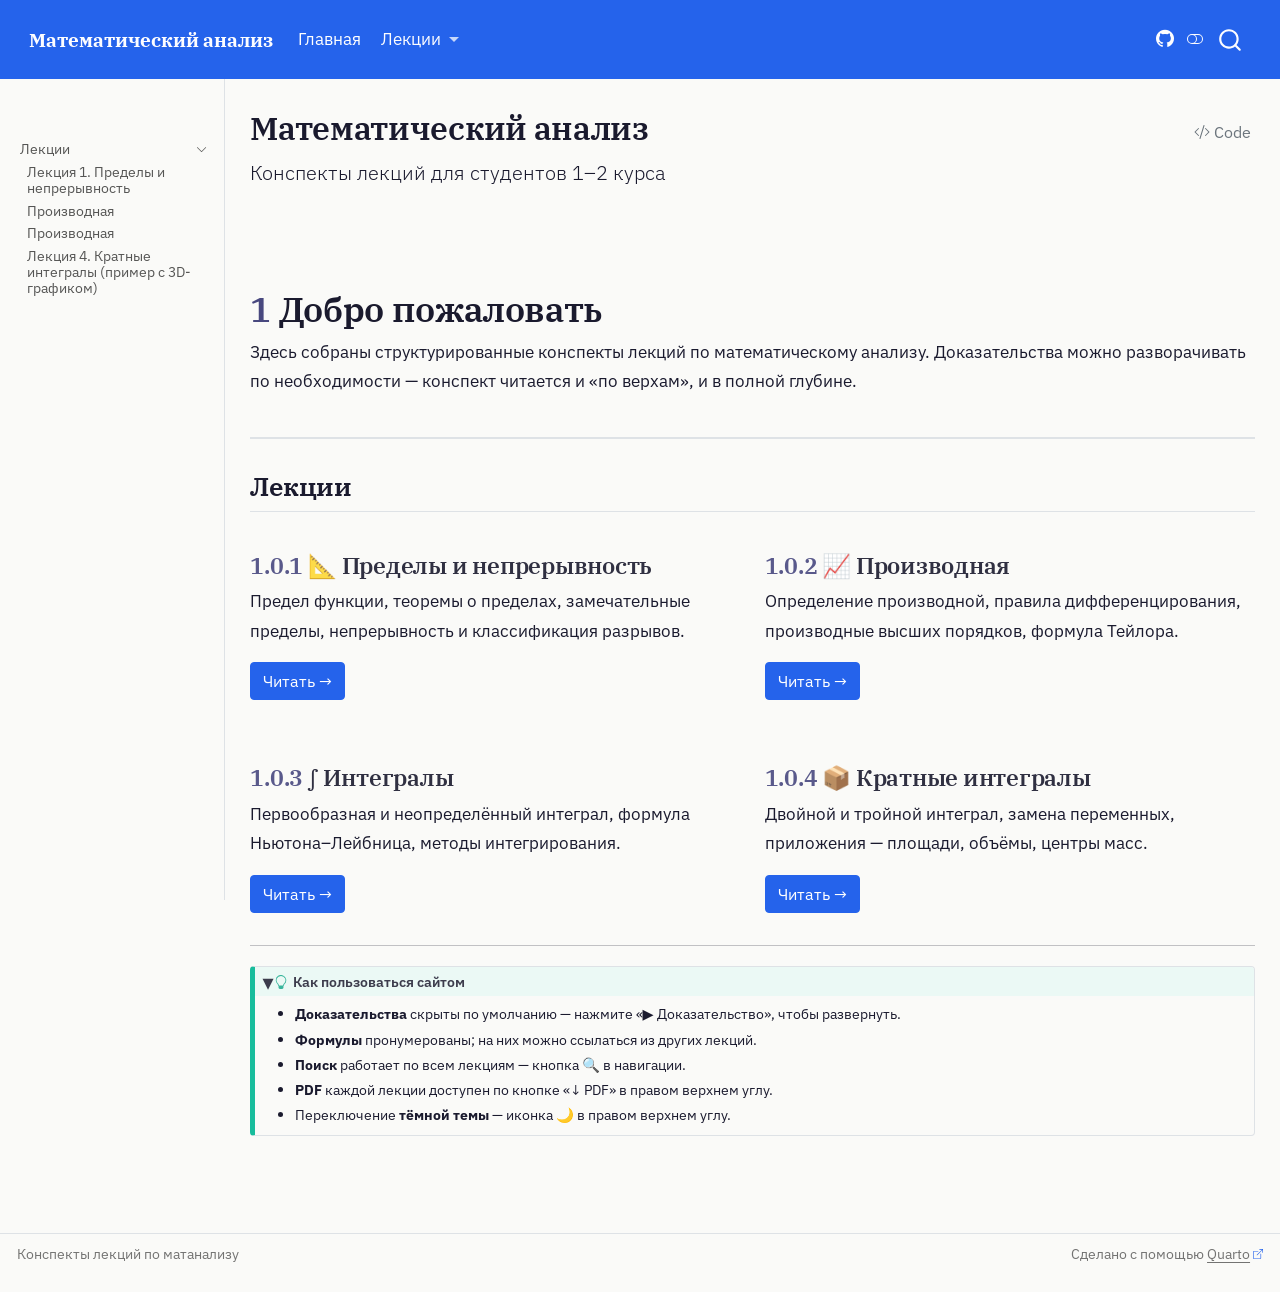
<file: docs/index.html>
<!DOCTYPE html>
<html xmlns="http://www.w3.org/1999/xhtml" lang="en" xml:lang="en"><head>

<meta charset="utf-8">
<meta name="generator" content="quarto-1.9.38">

<meta name="viewport" content="width=device-width, initial-scale=1.0, user-scalable=yes">


<title>Математический анализ</title>
<style>
/* Default styles provided by pandoc.
** See https://pandoc.org/MANUAL.html#variables-for-html for config info.
*/
code{white-space: pre-wrap;}
span.smallcaps{font-variant: small-caps;}
div.columns{display: flex; gap: min(4vw, 1.5em);}
div.column{flex: auto; overflow-x: auto;}
div.hanging-indent{margin-left: 1.5em; text-indent: -1.5em;}
ul.task-list{list-style: none;}
ul.task-list li input[type="checkbox"] {
  width: 0.8em;
  margin: 0 0.8em 0.2em -1em; /* quarto-specific, see https://github.com/quarto-dev/quarto-cli/issues/4556 */ 
  vertical-align: middle;
}
/* CSS for syntax highlighting */
html { -webkit-text-size-adjust: 100%; }
pre > code.sourceCode { white-space: pre; position: relative; }
pre > code.sourceCode > span { display: inline-block; line-height: 1.25; }
pre > code.sourceCode > span:empty { height: 1.2em; }
.sourceCode { overflow: visible; }
code.sourceCode > span { color: inherit; text-decoration: inherit; }
div.sourceCode { margin: 1em 0; }
pre.sourceCode { margin: 0; }
@media screen {
div.sourceCode { overflow: auto; }
}
@media print {
pre > code.sourceCode { white-space: pre-wrap; }
pre > code.sourceCode > span { text-indent: -5em; padding-left: 5em; }
}
pre.numberSource code
  { counter-reset: source-line 0; }
pre.numberSource code > span
  { position: relative; left: -4em; counter-increment: source-line; }
pre.numberSource code > span > a:first-child::before
  { content: counter(source-line);
    position: relative; left: -1em; text-align: right; vertical-align: baseline;
    border: none; display: inline-block;
    -webkit-touch-callout: none; -webkit-user-select: none;
    -khtml-user-select: none; -moz-user-select: none;
    -ms-user-select: none; user-select: none;
    padding: 0 4px; width: 4em;
  }
pre.numberSource { margin-left: 3em;  padding-left: 4px; }
div.sourceCode
  {   }
@media screen {
pre > code.sourceCode > span > a:first-child::before { text-decoration: underline; }
}
</style>


<script src="site_libs/quarto-nav/quarto-nav.js"></script>
<script src="site_libs/quarto-nav/headroom.min.js"></script>
<script src="site_libs/clipboard/clipboard.min.js"></script>
<script src="site_libs/quarto-search/autocomplete.umd.js"></script>
<script src="site_libs/quarto-search/fuse.min.js"></script>
<script src="site_libs/quarto-search/quarto-search.js"></script>
<meta name="quarto:offset" content="./">
<link href="./assets/favicon.ico" rel="icon">
<script src="site_libs/quarto-html/quarto.js" type="module"></script>
<script src="site_libs/quarto-html/tabsets/tabsets.js" type="module"></script>
<script src="site_libs/quarto-html/popper.min.js"></script>
<script src="site_libs/quarto-html/tippy.umd.min.js"></script>
<script src="site_libs/quarto-html/anchor.min.js"></script>
<link href="site_libs/quarto-html/tippy.css" rel="stylesheet">
<link href="site_libs/quarto-html/quarto-syntax-highlighting-15634bcf2e68342d4ad2dfa704d543f6.css" rel="stylesheet" class="quarto-color-scheme" id="quarto-text-highlighting-styles">
<link href="site_libs/quarto-html/quarto-syntax-highlighting-dark-0a6b7249c26820e032cb0bd839ff02b1.css" rel="stylesheet" class="quarto-color-scheme quarto-color-alternate" id="quarto-text-highlighting-styles">
<link href="site_libs/quarto-html/quarto-syntax-highlighting-15634bcf2e68342d4ad2dfa704d543f6.css" rel="stylesheet" class="quarto-color-scheme-extra" id="quarto-text-highlighting-styles">
<script src="site_libs/bootstrap/bootstrap.min.js"></script>
<link href="site_libs/bootstrap/bootstrap-icons.css" rel="stylesheet">
<link href="site_libs/bootstrap/bootstrap-e18648d519a3da7304198147e73419cf.min.css" rel="stylesheet" append-hash="true" class="quarto-color-scheme" id="quarto-bootstrap" data-mode="light">
<link href="site_libs/bootstrap/bootstrap-dark-3f2fc4feabe1280002d7318c28962860.min.css" rel="stylesheet" append-hash="true" class="quarto-color-scheme quarto-color-alternate" id="quarto-bootstrap" data-mode="dark">
<link href="site_libs/bootstrap/bootstrap-e18648d519a3da7304198147e73419cf.min.css" rel="stylesheet" append-hash="true" class="quarto-color-scheme-extra" id="quarto-bootstrap" data-mode="light">
<script id="quarto-search-options" type="application/json">{
  "location": "navbar",
  "copy-button": false,
  "collapse-after": 3,
  "panel-placement": "end",
  "type": "overlay",
  "limit": 50,
  "keyboard-shortcut": [
    "f",
    "/",
    "s"
  ],
  "language": {
    "search-no-results-text": "No results",
    "search-matching-documents-text": "matching documents",
    "search-copy-link-title": "Copy link to search",
    "search-hide-matches-text": "Hide additional matches",
    "search-more-match-text": "more match in this document",
    "search-more-matches-text": "more matches in this document",
    "search-clear-button-title": "Clear",
    "search-text-placeholder": "",
    "search-detached-cancel-button-title": "Cancel",
    "search-submit-button-title": "Submit",
    "search-label": "Search"
  }
}</script>
<style>html{ scroll-behavior: smooth; }</style>


<link rel="stylesheet" href="assets/css/main.css">
</head>

<body class="nav-sidebar docked nav-fixed quarto-light"><script id="quarto-html-before-body" type="application/javascript">
    const toggleBodyColorMode = (bsSheetEl) => {
      const mode = bsSheetEl.getAttribute("data-mode");
      const bodyEl = window.document.querySelector("body");
      if (mode === "dark") {
        bodyEl.classList.add("quarto-dark");
        bodyEl.classList.remove("quarto-light");
      } else {
        bodyEl.classList.add("quarto-light");
        bodyEl.classList.remove("quarto-dark");
      }
    }
    const toggleBodyColorPrimary = () => {
      const bsSheetEl = window.document.querySelector("link#quarto-bootstrap:not([rel=disabled-stylesheet])");
      if (bsSheetEl) {
        toggleBodyColorMode(bsSheetEl);
      }
    }
    const setColorSchemeToggle = (alternate) => {
      const toggles = window.document.querySelectorAll('.quarto-color-scheme-toggle');
      for (let i=0; i < toggles.length; i++) {
        const toggle = toggles[i];
        if (toggle) {
          if (alternate) {
            toggle.classList.add("alternate");
          } else {
            toggle.classList.remove("alternate");
          }
        }
      }
    };
    const toggleColorMode = (alternate) => {
      // Switch the stylesheets
      const primaryStylesheets = window.document.querySelectorAll('link.quarto-color-scheme:not(.quarto-color-alternate)');
      const alternateStylesheets = window.document.querySelectorAll('link.quarto-color-scheme.quarto-color-alternate');
      manageTransitions('#quarto-margin-sidebar .nav-link', false);
      if (alternate) {
        // note: dark is layered on light, we don't disable primary!
        enableStylesheet(alternateStylesheets);
        for (const sheetNode of alternateStylesheets) {
          if (sheetNode.id === "quarto-bootstrap") {
            toggleBodyColorMode(sheetNode);
          }
        }
      } else {
        disableStylesheet(alternateStylesheets);
        enableStylesheet(primaryStylesheets)
        toggleBodyColorPrimary();
      }
      manageTransitions('#quarto-margin-sidebar .nav-link', true);
      // Switch the toggles
      setColorSchemeToggle(alternate)
      // Hack to workaround the fact that safari doesn't
      // properly recolor the scrollbar when toggling (#1455)
      if (navigator.userAgent.indexOf('Safari') > 0 && navigator.userAgent.indexOf('Chrome') == -1) {
        manageTransitions("body", false);
        window.scrollTo(0, 1);
        setTimeout(() => {
          window.scrollTo(0, 0);
          manageTransitions("body", true);
        }, 40);
      }
    }
    const disableStylesheet = (stylesheets) => {
      for (let i=0; i < stylesheets.length; i++) {
        const stylesheet = stylesheets[i];
        stylesheet.rel = 'disabled-stylesheet';
      }
    }
    const enableStylesheet = (stylesheets) => {
      for (let i=0; i < stylesheets.length; i++) {
        const stylesheet = stylesheets[i];
        if(stylesheet.rel !== 'stylesheet') { // for Chrome, which will still FOUC without this check
          stylesheet.rel = 'stylesheet';
        }
      }
    }
    const manageTransitions = (selector, allowTransitions) => {
      const els = window.document.querySelectorAll(selector);
      for (let i=0; i < els.length; i++) {
        const el = els[i];
        if (allowTransitions) {
          el.classList.remove('notransition');
        } else {
          el.classList.add('notransition');
        }
      }
    }
    const isFileUrl = () => {
      return window.location.protocol === 'file:';
    }
    const hasAlternateSentinel = () => {
      let styleSentinel = getColorSchemeSentinel();
      if (styleSentinel !== null) {
        return styleSentinel === "alternate";
      } else {
        return false;
      }
    }
    const setStyleSentinel = (alternate) => {
      const value = alternate ? "alternate" : "default";
      if (!isFileUrl()) {
        window.localStorage.setItem("quarto-color-scheme", value);
      } else {
        localAlternateSentinel = value;
      }
    }
    const getColorSchemeSentinel = () => {
      if (!isFileUrl()) {
        const storageValue = window.localStorage.getItem("quarto-color-scheme");
        return storageValue != null ? storageValue : localAlternateSentinel;
      } else {
        return localAlternateSentinel;
      }
    }
    const toggleGiscusIfUsed = (isAlternate, darkModeDefault) => {
      const baseTheme = document.querySelector('#giscus-base-theme')?.value ?? 'light';
      const alternateTheme = document.querySelector('#giscus-alt-theme')?.value ?? 'dark';
      let newTheme = '';
      if(authorPrefersDark) {
        newTheme = isAlternate ? baseTheme : alternateTheme;
      } else {
        newTheme = isAlternate ? alternateTheme : baseTheme;
      }
      const changeGiscusTheme = () => {
        // From: https://github.com/giscus/giscus/issues/336
        const sendMessage = (message) => {
          const iframe = document.querySelector('iframe.giscus-frame');
          if (!iframe) return;
          iframe.contentWindow.postMessage({ giscus: message }, 'https://giscus.app');
        }
        sendMessage({
          setConfig: {
            theme: newTheme
          }
        });
      }
      const isGiscussLoaded = window.document.querySelector('iframe.giscus-frame') !== null;
      if (isGiscussLoaded) {
        changeGiscusTheme();
      }
    };
    const authorPrefersDark = false;
    const darkModeDefault = authorPrefersDark;
      document.querySelector('link#quarto-text-highlighting-styles.quarto-color-scheme-extra').rel = 'disabled-stylesheet';
      document.querySelector('link#quarto-bootstrap.quarto-color-scheme-extra').rel = 'disabled-stylesheet';
    let localAlternateSentinel = darkModeDefault ? 'alternate' : 'default';
    // Dark / light mode switch
    window.quartoToggleColorScheme = () => {
      // Read the current dark / light value
      let toAlternate = !hasAlternateSentinel();
      toggleColorMode(toAlternate);
      setStyleSentinel(toAlternate);
      toggleGiscusIfUsed(toAlternate, darkModeDefault);
      window.dispatchEvent(new Event('resize'));
    };
    // Switch to dark mode if need be
    if (hasAlternateSentinel()) {
      toggleColorMode(true);
    } else {
      toggleColorMode(false);
    }
  </script>

<div id="quarto-search-results"></div>
  <header id="quarto-header" class="headroom fixed-top">
    <nav class="navbar navbar-expand-lg " data-bs-theme="dark">
      <div class="navbar-container container-fluid">
      <div class="navbar-brand-container mx-auto">
    <a class="navbar-brand" href="./index.html">
    <span class="navbar-title">Математический анализ</span>
    </a>
  </div>
            <div id="quarto-search" class="" title="Search"></div>
          <button class="navbar-toggler" type="button" data-bs-toggle="collapse" data-bs-target="#navbarCollapse" aria-controls="navbarCollapse" role="menu" aria-expanded="false" aria-label="Toggle navigation" onclick="if (window.quartoToggleHeadroom) { window.quartoToggleHeadroom(); }">
  <span class="navbar-toggler-icon"></span>
</button>
          <div class="collapse navbar-collapse" id="navbarCollapse">
            <ul class="navbar-nav navbar-nav-scroll me-auto">
  <li class="nav-item">
    <a class="nav-link active" href="./index.html" aria-current="page"> 
<span class="menu-text">Главная</span></a>
  </li>  
  <li class="nav-item dropdown ">
    <a class="nav-link dropdown-toggle" href="#" id="nav-menu-" role="link" data-bs-toggle="dropdown" aria-expanded="false">
 <span class="menu-text">Лекции</span>
    </a>
    <ul class="dropdown-menu" aria-labelledby="nav-menu-">    
        <li>
    <a class="dropdown-item" href="./lectures/01-limits.html">
 <span class="dropdown-text">1. Пределы и непрерывность</span></a>
  </li>  
        <li>
    <a class="dropdown-item" href="./lectures/02-derivatives.html">
 <span class="dropdown-text">2. Производная</span></a>
  </li>  
        <li>
    <a class="dropdown-item" href="./lectures/03-integrals.html">
 <span class="dropdown-text">3. Интегралы</span></a>
  </li>  
        <li>
    <a class="dropdown-item" href="./lectures/04-multiple-integrals.html">
 <span class="dropdown-text">4. Кратные интегралы</span></a>
  </li>  
    </ul>
  </li>
</ul>
            <ul class="navbar-nav navbar-nav-scroll ms-auto">
  <li class="nav-item compact">
    <a class="nav-link" href="https://github.com/dreamin232/math-lectures"> <i class="bi bi-github" role="img" aria-label="GitHub">
</i> 
<span class="menu-text"></span></a>
  </li>  
</ul>
          </div> <!-- /navcollapse -->
            <div class="quarto-navbar-tools">
  <a href="" class="quarto-color-scheme-toggle quarto-navigation-tool  px-1" onclick="window.quartoToggleColorScheme(); return false;" title="Toggle dark mode"><i class="bi"></i></a>
</div>
      </div> <!-- /container-fluid -->
    </nav>
  <nav class="quarto-secondary-nav">
    <div class="container-fluid d-flex">
      <button type="button" class="quarto-btn-toggle btn" data-bs-toggle="collapse" role="button" data-bs-target=".quarto-sidebar-collapse-item" aria-controls="quarto-sidebar" aria-expanded="false" aria-label="Toggle sidebar navigation" onclick="if (window.quartoToggleHeadroom) { window.quartoToggleHeadroom(); }">
        <i class="bi bi-layout-text-sidebar-reverse"></i>
      </button>
        <nav class="quarto-page-breadcrumbs" aria-label="breadcrumb"><ol class="breadcrumb"><li class="breadcrumb-item">Математический анализ</li></ol></nav>
        <a class="flex-grow-1" role="navigation" data-bs-toggle="collapse" data-bs-target=".quarto-sidebar-collapse-item" aria-controls="quarto-sidebar" aria-expanded="false" aria-label="Toggle sidebar navigation" onclick="if (window.quartoToggleHeadroom) { window.quartoToggleHeadroom(); }">      
        </a>
      <button type="button" class="btn quarto-search-button" aria-label="Search" onclick="window.quartoOpenSearch();">
        <i class="bi bi-search"></i>
      </button>
    </div>
  </nav>
</header>
<!-- content -->
<div id="quarto-content" class="quarto-container page-columns page-rows-contents page-layout-full page-navbar">
<!-- sidebar -->
  <nav id="quarto-sidebar" class="sidebar collapse collapse-horizontal quarto-sidebar-collapse-item sidebar-navigation docked overflow-auto">
        <div class="mt-2 flex-shrink-0 align-items-center">
        <div class="sidebar-search">
        <div id="quarto-search" class="" title="Search"></div>
        </div>
        </div>
    <div class="sidebar-menu-container"> 
    <ul class="list-unstyled mt-1">
        <li class="sidebar-item sidebar-item-section">
      <div class="sidebar-item-container"> 
            <a class="sidebar-item-text sidebar-link text-start" data-bs-toggle="collapse" data-bs-target="#quarto-sidebar-section-1" role="navigation" aria-expanded="true">
 <span class="menu-text">Лекции</span></a>
          <a class="sidebar-item-toggle text-start" data-bs-toggle="collapse" data-bs-target="#quarto-sidebar-section-1" role="navigation" aria-expanded="true" aria-label="Toggle section">
            <i class="bi bi-chevron-right ms-2"></i>
          </a> 
      </div>
      <ul id="quarto-sidebar-section-1" class="collapse list-unstyled sidebar-section depth1 show">  
          <li class="sidebar-item">
  <div class="sidebar-item-container"> 
  <a href="./lectures/01-limits.html" class="sidebar-item-text sidebar-link">
 <span class="menu-text">Лекция 1. Пределы и непрерывность</span></a>
  </div>
</li>
          <li class="sidebar-item">
  <div class="sidebar-item-container"> 
  <a href="./lectures/02-derivatives.html" class="sidebar-item-text sidebar-link">
 <span class="menu-text">Производная</span></a>
  </div>
</li>
          <li class="sidebar-item">
  <div class="sidebar-item-container"> 
  <a href="./lectures/03-integrals.html" class="sidebar-item-text sidebar-link">
 <span class="menu-text">Производная</span></a>
  </div>
</li>
          <li class="sidebar-item">
  <div class="sidebar-item-container"> 
  <a href="./lectures/04-multiple-integrals.html" class="sidebar-item-text sidebar-link">
 <span class="menu-text">Лекция 4. Кратные интегралы (пример с 3D-графиком)</span></a>
  </div>
</li>
      </ul>
  </li>
    </ul>
    </div>
</nav>
<div id="quarto-sidebar-glass" class="quarto-sidebar-collapse-item" data-bs-toggle="collapse" data-bs-target=".quarto-sidebar-collapse-item"></div>
<!-- margin-sidebar -->
    
<!-- main -->
<main class="content column-page-right" id="quarto-document-content">


<header id="title-block-header" class="quarto-title-block default">
<div class="quarto-title">
<div class="quarto-title-block"><div><h1 class="title">Математический анализ</h1><button type="button" class="btn code-tools-button" id="quarto-code-tools-source"><i class="bi"></i> Code</button></div></div>
<p class="subtitle lead">Конспекты лекций для студентов 1–2 курса</p>
</div>



<div class="quarto-title-meta column-page-right">

    
  
    
  </div>
  


</header>


<section id="добро-пожаловать" class="level1 hero-banner" data-number="1">
<h1 data-number="1"><span class="header-section-number">1</span> Добро пожаловать</h1>
<p>Здесь собраны структурированные конспекты лекций по математическому анализу. Доказательства можно разворачивать по необходимости — конспект читается и «по верхам», и в полной глубине.</p>
</section>
<section id="лекции" class="level2 unnumbered">
<h2 class="unnumbered anchored" data-anchor-id="лекции">Лекции</h2>
<div class="grid">
<section id="пределы-и-непрерывность" class="level3 g-col-12 g-col-md-6" data-number="1.0.1">
<h3 data-number="1.0.1" class="anchored" data-anchor-id="пределы-и-непрерывность"><span class="header-section-number">1.0.1</span> 📐 Пределы и непрерывность</h3>
<p>Предел функции, теоремы о пределах, замечательные пределы, непрерывность и классификация разрывов.</p>
<p><a href="./lectures/01-limits.html" class="btn btn-primary">Читать →</a></p>
</section>
<section id="производная" class="level3 g-col-12 g-col-md-6" data-number="1.0.2">
<h3 data-number="1.0.2" class="anchored" data-anchor-id="производная"><span class="header-section-number">1.0.2</span> 📈 Производная</h3>
<p>Определение производной, правила дифференцирования, производные высших порядков, формула Тейлора.</p>
<p><a href="./lectures/02-derivatives.html" class="btn btn-primary">Читать →</a></p>
</section>
<section id="интегралы" class="level3 g-col-12 g-col-md-6" data-number="1.0.3">
<h3 data-number="1.0.3" class="anchored" data-anchor-id="интегралы"><span class="header-section-number">1.0.3</span> ∫ Интегралы</h3>
<p>Первообразная и неопределённый интеграл, формула Ньютона–Лейбница, методы интегрирования.</p>
<p><a href="./lectures/03-integrals.html" class="btn btn-primary">Читать →</a></p>
</section>
<section id="кратные-интегралы" class="level3 g-col-12 g-col-md-6" data-number="1.0.4">
<h3 data-number="1.0.4" class="anchored" data-anchor-id="кратные-интегралы"><span class="header-section-number">1.0.4</span> 📦 Кратные интегралы</h3>
<p>Двойной и тройной интеграл, замена переменных, приложения — площади, объёмы, центры масс.</p>
<p><a href="./lectures/04-multiple-integrals.html" class="btn btn-primary">Читать →</a></p>
</section>
</div>
<hr>
<div class="callout callout-style-default callout-tip callout-titled">
<div class="callout-header d-flex align-content-center">
<div class="callout-icon-container">
<i class="callout-icon"></i>
</div>
<div class="callout-title-container flex-fill">
<span class="screen-reader-only">Tip</span>Как пользоваться сайтом
</div>
</div>
<div class="callout-body-container callout-body">
<ul>
<li><strong>Доказательства</strong> скрыты по умолчанию — нажмите «▶ Доказательство», чтобы развернуть.</li>
<li><strong>Формулы</strong> пронумерованы; на них можно ссылаться из других лекций.</li>
<li><strong>Поиск</strong> работает по всем лекциям — кнопка 🔍 в навигации.</li>
<li><strong>PDF</strong> каждой лекции доступен по кнопке «↓ PDF» в правом верхнем углу.</li>
<li>Переключение <strong>тёмной темы</strong> — иконка 🌙 в правом верхнем углу.</li>
</ul>
</div>
</div>


<!-- -->

</section>

</main> <!-- /main -->
<script id="quarto-html-after-body" type="application/javascript">
  window.document.addEventListener("DOMContentLoaded", function (event) {
    // Ensure there is a toggle, if there isn't float one in the top right
    if (window.document.querySelector('.quarto-color-scheme-toggle') === null) {
      const a = window.document.createElement('a');
      a.classList.add('top-right');
      a.classList.add('quarto-color-scheme-toggle');
      a.href = "";
      a.onclick = function() { try { window.quartoToggleColorScheme(); } catch {} return false; };
      const i = window.document.createElement("i");
      i.classList.add('bi');
      a.appendChild(i);
      window.document.body.appendChild(a);
    }
    setColorSchemeToggle(hasAlternateSentinel())
    const icon = "";
    const anchorJS = new window.AnchorJS();
    anchorJS.options = {
      placement: 'right',
      icon: icon
    };
    anchorJS.add('.anchored');
    const isCodeAnnotation = (el) => {
      for (const clz of el.classList) {
        if (clz.startsWith('code-annotation-')) {                     
          return true;
        }
      }
      return false;
    }
    const onCopySuccess = function(e) {
      // button target
      const button = e.trigger;
      // don't keep focus
      button.blur();
      // flash "checked"
      button.classList.add('code-copy-button-checked');
      var currentTitle = button.getAttribute("title");
      button.setAttribute("title", "Copied!");
      let tooltip;
      if (window.bootstrap) {
        button.setAttribute("data-bs-toggle", "tooltip");
        button.setAttribute("data-bs-placement", "left");
        button.setAttribute("data-bs-title", "Copied!");
        tooltip = new bootstrap.Tooltip(button, 
          { trigger: "manual", 
            customClass: "code-copy-button-tooltip",
            offset: [0, -8]});
        tooltip.show();    
      }
      setTimeout(function() {
        if (tooltip) {
          tooltip.hide();
          button.removeAttribute("data-bs-title");
          button.removeAttribute("data-bs-toggle");
          button.removeAttribute("data-bs-placement");
        }
        button.setAttribute("title", currentTitle);
        button.classList.remove('code-copy-button-checked');
      }, 1000);
      // clear code selection
      e.clearSelection();
    }
    const getTextToCopy = function(trigger) {
      const outerScaffold = trigger.parentElement.cloneNode(true);
      const codeEl = outerScaffold.querySelector('code');
      for (const childEl of codeEl.children) {
        if (isCodeAnnotation(childEl)) {
          childEl.remove();
        }
      }
      return codeEl.innerText;
    }
    const clipboard = new window.ClipboardJS('.code-copy-button:not([data-in-quarto-modal])', {
      text: getTextToCopy
    });
    clipboard.on('success', onCopySuccess);
    if (window.document.getElementById('quarto-embedded-source-code-modal')) {
      const clipboardModal = new window.ClipboardJS('.code-copy-button[data-in-quarto-modal]', {
        text: getTextToCopy,
        container: window.document.getElementById('quarto-embedded-source-code-modal')
      });
      clipboardModal.on('success', onCopySuccess);
    }
    const viewSource = window.document.getElementById('quarto-view-source') ||
                       window.document.getElementById('quarto-code-tools-source');
    if (viewSource) {
      const sourceUrl = viewSource.getAttribute("data-quarto-source-url");
      viewSource.addEventListener("click", function(e) {
        if (sourceUrl) {
          // rstudio viewer pane
          if (/\bcapabilities=\b/.test(window.location)) {
            window.open(sourceUrl);
          } else {
            window.location.href = sourceUrl;
          }
        } else {
          const modal = new bootstrap.Modal(document.getElementById('quarto-embedded-source-code-modal'));
          modal.show();
        }
        return false;
      });
    }
    function toggleCodeHandler(show) {
      return function(e) {
        const detailsSrc = window.document.querySelectorAll(".cell > details > .sourceCode");
        for (let i=0; i<detailsSrc.length; i++) {
          const details = detailsSrc[i].parentElement;
          if (show) {
            details.open = true;
          } else {
            details.removeAttribute("open");
          }
        }
        const cellCodeDivs = window.document.querySelectorAll(".cell > .sourceCode");
        const fromCls = show ? "hidden" : "unhidden";
        const toCls = show ? "unhidden" : "hidden";
        for (let i=0; i<cellCodeDivs.length; i++) {
          const codeDiv = cellCodeDivs[i];
          if (codeDiv.classList.contains(fromCls)) {
            codeDiv.classList.remove(fromCls);
            codeDiv.classList.add(toCls);
          } 
        }
        return false;
      }
    }
    const hideAllCode = window.document.getElementById("quarto-hide-all-code");
    if (hideAllCode) {
      hideAllCode.addEventListener("click", toggleCodeHandler(false));
    }
    const showAllCode = window.document.getElementById("quarto-show-all-code");
    if (showAllCode) {
      showAllCode.addEventListener("click", toggleCodeHandler(true));
    }
      var localhostRegex = new RegExp(/^(?:http|https):\/\/localhost\:?[0-9]*\//);
      var mailtoRegex = new RegExp(/^mailto:/);
        var filterRegex = new RegExp('/' + window.location.host + '/');
      var isInternal = (href) => {
          return filterRegex.test(href) || localhostRegex.test(href) || mailtoRegex.test(href);
      }
      // Inspect non-navigation links and adorn them if external
     var links = window.document.querySelectorAll('a[href]:not(.nav-link):not(.navbar-brand):not(.toc-action):not(.sidebar-link):not(.sidebar-item-toggle):not(.pagination-link):not(.no-external):not([aria-hidden]):not(.dropdown-item):not(.quarto-navigation-tool):not(.about-link)');
      for (var i=0; i<links.length; i++) {
        const link = links[i];
        if (!isInternal(link.href)) {
          // undo the damage that might have been done by quarto-nav.js in the case of
          // links that we want to consider external
          if (link.dataset.originalHref !== undefined) {
            link.href = link.dataset.originalHref;
          }
            // target, if specified
            link.setAttribute("target", "_blank");
            if (link.getAttribute("rel") === null) {
              link.setAttribute("rel", "noopener");
            }
            // default icon
            link.classList.add("external");
        }
      }
    function tippyHover(el, contentFn, onTriggerFn, onUntriggerFn) {
      const config = {
        allowHTML: true,
        maxWidth: 500,
        delay: 100,
        arrow: false,
        appendTo: function(el) {
            return el.parentElement;
        },
        interactive: true,
        interactiveBorder: 10,
        theme: 'quarto',
        placement: 'bottom-start',
      };
      if (contentFn) {
        config.content = contentFn;
      }
      if (onTriggerFn) {
        config.onTrigger = onTriggerFn;
      }
      if (onUntriggerFn) {
        config.onUntrigger = onUntriggerFn;
      }
      window.tippy(el, config); 
    }
    const noterefs = window.document.querySelectorAll('a[role="doc-noteref"]');
    for (var i=0; i<noterefs.length; i++) {
      const ref = noterefs[i];
      tippyHover(ref, function() {
        // use id or data attribute instead here
        let href = ref.getAttribute('data-footnote-href') || ref.getAttribute('href');
        try { href = new URL(href).hash; } catch {}
        const id = href.replace(/^#\/?/, "");
        const note = window.document.getElementById(id);
        if (note) {
          return note.innerHTML;
        } else {
          return "";
        }
      });
    }
    const xrefs = window.document.querySelectorAll('a.quarto-xref');
    const processXRef = (id, note) => {
      // Strip column container classes
      const stripColumnClz = (el) => {
        el.classList.remove("page-full", "page-columns");
        if (el.children) {
          for (const child of el.children) {
            stripColumnClz(child);
          }
        }
      }
      stripColumnClz(note)
      if (id === null || id.startsWith('sec-')) {
        // Special case sections, only their first couple elements
        const container = document.createElement("div");
        if (note.children && note.children.length > 2) {
          container.appendChild(note.children[0].cloneNode(true));
          for (let i = 1; i < note.children.length; i++) {
            const child = note.children[i];
            if (child.tagName === "P" && child.innerText === "") {
              continue;
            } else {
              container.appendChild(child.cloneNode(true));
              break;
            }
          }
          if (window.Quarto?.typesetMath) {
            window.Quarto.typesetMath(container);
          }
          return container.innerHTML
        } else {
          if (window.Quarto?.typesetMath) {
            window.Quarto.typesetMath(note);
          }
          return note.innerHTML;
        }
      } else {
        // Remove any anchor links if they are present
        const anchorLink = note.querySelector('a.anchorjs-link');
        if (anchorLink) {
          anchorLink.remove();
        }
        if (window.Quarto?.typesetMath) {
          window.Quarto.typesetMath(note);
        }
        if (note.classList.contains("callout")) {
          return note.outerHTML;
        } else {
          return note.innerHTML;
        }
      }
    }
    for (var i=0; i<xrefs.length; i++) {
      const xref = xrefs[i];
      tippyHover(xref, undefined, function(instance) {
        instance.disable();
        let url = xref.getAttribute('href');
        let hash = undefined; 
        if (url.startsWith('#')) {
          hash = url;
        } else {
          try { hash = new URL(url).hash; } catch {}
        }
        if (hash) {
          const id = hash.replace(/^#\/?/, "");
          const note = window.document.getElementById(id);
          if (note !== null) {
            try {
              const html = processXRef(id, note.cloneNode(true));
              instance.setContent(html);
            } finally {
              instance.enable();
              instance.show();
            }
          } else {
            // See if we can fetch this
            fetch(url.split('#')[0])
            .then(res => res.text())
            .then(html => {
              const parser = new DOMParser();
              const htmlDoc = parser.parseFromString(html, "text/html");
              const note = htmlDoc.getElementById(id);
              if (note !== null) {
                const html = processXRef(id, note);
                instance.setContent(html);
              } 
            }).finally(() => {
              instance.enable();
              instance.show();
            });
          }
        } else {
          // See if we can fetch a full url (with no hash to target)
          // This is a special case and we should probably do some content thinning / targeting
          fetch(url)
          .then(res => res.text())
          .then(html => {
            const parser = new DOMParser();
            const htmlDoc = parser.parseFromString(html, "text/html");
            const note = htmlDoc.querySelector('main.content');
            if (note !== null) {
              // This should only happen for chapter cross references
              // (since there is no id in the URL)
              // remove the first header
              if (note.children.length > 0 && note.children[0].tagName === "HEADER") {
                note.children[0].remove();
              }
              const html = processXRef(null, note);
              instance.setContent(html);
            } 
          }).finally(() => {
            instance.enable();
            instance.show();
          });
        }
      }, function(instance) {
      });
    }
        let selectedAnnoteEl;
        const selectorForAnnotation = ( cell, annotation) => {
          let cellAttr = 'data-code-cell="' + cell + '"';
          let lineAttr = 'data-code-annotation="' +  annotation + '"';
          const selector = 'span[' + cellAttr + '][' + lineAttr + ']';
          return selector;
        }
        const selectCodeLines = (annoteEl) => {
          const doc = window.document;
          const targetCell = annoteEl.getAttribute("data-target-cell");
          const targetAnnotation = annoteEl.getAttribute("data-target-annotation");
          const annoteSpan = window.document.querySelector(selectorForAnnotation(targetCell, targetAnnotation));
          const lines = annoteSpan.getAttribute("data-code-lines").split(",");
          const lineIds = lines.map((line) => {
            return targetCell + "-" + line;
          })
          let top = null;
          let height = null;
          let parent = null;
          if (lineIds.length > 0) {
              //compute the position of the single el (top and bottom and make a div)
              const el = window.document.getElementById(lineIds[0]);
              top = el.offsetTop;
              height = el.offsetHeight;
              parent = el.parentElement.parentElement;
            if (lineIds.length > 1) {
              const lastEl = window.document.getElementById(lineIds[lineIds.length - 1]);
              const bottom = lastEl.offsetTop + lastEl.offsetHeight;
              height = bottom - top;
            }
            if (top !== null && height !== null && parent !== null) {
              // cook up a div (if necessary) and position it 
              let div = window.document.getElementById("code-annotation-line-highlight");
              if (div === null) {
                div = window.document.createElement("div");
                div.setAttribute("id", "code-annotation-line-highlight");
                div.style.position = 'absolute';
                parent.appendChild(div);
              }
              div.style.top = top - 2 + "px";
              div.style.height = height + 4 + "px";
              div.style.left = 0;
              let gutterDiv = window.document.getElementById("code-annotation-line-highlight-gutter");
              if (gutterDiv === null) {
                gutterDiv = window.document.createElement("div");
                gutterDiv.setAttribute("id", "code-annotation-line-highlight-gutter");
                gutterDiv.style.position = 'absolute';
                const codeCell = window.document.getElementById(targetCell);
                const gutter = codeCell.querySelector('.code-annotation-gutter');
                gutter.appendChild(gutterDiv);
              }
              gutterDiv.style.top = top - 2 + "px";
              gutterDiv.style.height = height + 4 + "px";
            }
            selectedAnnoteEl = annoteEl;
          }
        };
        const unselectCodeLines = () => {
          const elementsIds = ["code-annotation-line-highlight", "code-annotation-line-highlight-gutter"];
          elementsIds.forEach((elId) => {
            const div = window.document.getElementById(elId);
            if (div) {
              div.remove();
            }
          });
          selectedAnnoteEl = undefined;
        };
          // Handle positioning of the toggle
      window.addEventListener(
        "resize",
        throttle(() => {
          elRect = undefined;
          if (selectedAnnoteEl) {
            selectCodeLines(selectedAnnoteEl);
          }
        }, 10)
      );
      function throttle(fn, ms) {
      let throttle = false;
      let timer;
        return (...args) => {
          if(!throttle) { // first call gets through
              fn.apply(this, args);
              throttle = true;
          } else { // all the others get throttled
              if(timer) clearTimeout(timer); // cancel #2
              timer = setTimeout(() => {
                fn.apply(this, args);
                timer = throttle = false;
              }, ms);
          }
        };
      }
        // Attach click handler to the DT
        const annoteDls = window.document.querySelectorAll('dt[data-target-cell]');
        for (const annoteDlNode of annoteDls) {
          annoteDlNode.addEventListener('click', (event) => {
            const clickedEl = event.target;
            if (clickedEl !== selectedAnnoteEl) {
              unselectCodeLines();
              const activeEl = window.document.querySelector('dt[data-target-cell].code-annotation-active');
              if (activeEl) {
                activeEl.classList.remove('code-annotation-active');
              }
              selectCodeLines(clickedEl);
              clickedEl.classList.add('code-annotation-active');
            } else {
              // Unselect the line
              unselectCodeLines();
              clickedEl.classList.remove('code-annotation-active');
            }
          });
        }
    const findCites = (el) => {
      const parentEl = el.parentElement;
      if (parentEl) {
        const cites = parentEl.dataset.cites;
        if (cites) {
          return {
            el,
            cites: cites.split(' ')
          };
        } else {
          return findCites(el.parentElement)
        }
      } else {
        return undefined;
      }
    };
    var bibliorefs = window.document.querySelectorAll('a[role="doc-biblioref"]');
    for (var i=0; i<bibliorefs.length; i++) {
      const ref = bibliorefs[i];
      const citeInfo = findCites(ref);
      if (citeInfo) {
        tippyHover(citeInfo.el, function() {
          var popup = window.document.createElement('div');
          citeInfo.cites.forEach(function(cite) {
            var citeDiv = window.document.createElement('div');
            citeDiv.classList.add('hanging-indent');
            citeDiv.classList.add('csl-entry');
            var biblioDiv = window.document.getElementById('ref-' + cite);
            if (biblioDiv) {
              citeDiv.innerHTML = biblioDiv.innerHTML;
            }
            popup.appendChild(citeDiv);
          });
          return popup.innerHTML;
        });
      }
    }
  });
  </script><div class="modal fade" id="quarto-embedded-source-code-modal" tabindex="-1" aria-labelledby="quarto-embedded-source-code-modal-label" aria-hidden="true"><div class="modal-dialog modal-dialog-scrollable"><div class="modal-content"><div class="modal-header"><h5 class="modal-title" id="quarto-embedded-source-code-modal-label">Source Code</h5><button class="btn-close" data-bs-dismiss="modal"></button></div><div class="modal-body"><div class="">
<div class="code-copy-outer-scaffold"><div class="sourceCode" id="cb1" data-shortcodes="false"><pre class="sourceCode markdown code-with-copy"><code class="sourceCode markdown"><span id="cb1-1"><a href="#cb1-1" aria-hidden="true" tabindex="-1"></a><span class="co">---</span></span>
<span id="cb1-2"><a href="#cb1-2" aria-hidden="true" tabindex="-1"></a><span class="an">title:</span><span class="co"> "Математический анализ"</span></span>
<span id="cb1-3"><a href="#cb1-3" aria-hidden="true" tabindex="-1"></a><span class="an">subtitle:</span><span class="co"> "Конспекты лекций для студентов 1–2 курса"</span></span>
<span id="cb1-4"><a href="#cb1-4" aria-hidden="true" tabindex="-1"></a><span class="an">page-layout:</span><span class="co"> full</span></span>
<span id="cb1-5"><a href="#cb1-5" aria-hidden="true" tabindex="-1"></a><span class="an">toc:</span><span class="co"> false</span></span>
<span id="cb1-6"><a href="#cb1-6" aria-hidden="true" tabindex="-1"></a><span class="co">---</span></span>
<span id="cb1-7"><a href="#cb1-7" aria-hidden="true" tabindex="-1"></a></span>
<span id="cb1-8"><a href="#cb1-8" aria-hidden="true" tabindex="-1"></a>::: {.hero-banner}</span>
<span id="cb1-9"><a href="#cb1-9" aria-hidden="true" tabindex="-1"></a><span class="fu"># Добро пожаловать</span></span>
<span id="cb1-10"><a href="#cb1-10" aria-hidden="true" tabindex="-1"></a></span>
<span id="cb1-11"><a href="#cb1-11" aria-hidden="true" tabindex="-1"></a>Здесь собраны структурированные конспекты лекций по математическому анализу.</span>
<span id="cb1-12"><a href="#cb1-12" aria-hidden="true" tabindex="-1"></a>Доказательства можно разворачивать по необходимости — конспект читается</span>
<span id="cb1-13"><a href="#cb1-13" aria-hidden="true" tabindex="-1"></a>и «по верхам», и в полной глубине.</span>
<span id="cb1-14"><a href="#cb1-14" aria-hidden="true" tabindex="-1"></a>:::</span>
<span id="cb1-15"><a href="#cb1-15" aria-hidden="true" tabindex="-1"></a></span>
<span id="cb1-16"><a href="#cb1-16" aria-hidden="true" tabindex="-1"></a><span class="fu">## Лекции {.unnumbered}</span></span>
<span id="cb1-17"><a href="#cb1-17" aria-hidden="true" tabindex="-1"></a></span>
<span id="cb1-18"><a href="#cb1-18" aria-hidden="true" tabindex="-1"></a>::: {.grid}</span>
<span id="cb1-19"><a href="#cb1-19" aria-hidden="true" tabindex="-1"></a></span>
<span id="cb1-20"><a href="#cb1-20" aria-hidden="true" tabindex="-1"></a>::: {.g-col-12 .g-col-md-6}</span>
<span id="cb1-21"><a href="#cb1-21" aria-hidden="true" tabindex="-1"></a><span class="fu">### 📐 Пределы и непрерывность</span></span>
<span id="cb1-22"><a href="#cb1-22" aria-hidden="true" tabindex="-1"></a>Предел функции, теоремы о пределах, замечательные пределы,</span>
<span id="cb1-23"><a href="#cb1-23" aria-hidden="true" tabindex="-1"></a>непрерывность и классификация разрывов.</span>
<span id="cb1-24"><a href="#cb1-24" aria-hidden="true" tabindex="-1"></a></span>
<span id="cb1-25"><a href="#cb1-25" aria-hidden="true" tabindex="-1"></a><span class="co">[</span><span class="ot">Читать →</span><span class="co">](lectures/01-limits.qmd)</span>{.btn .btn-primary}</span>
<span id="cb1-26"><a href="#cb1-26" aria-hidden="true" tabindex="-1"></a>:::</span>
<span id="cb1-27"><a href="#cb1-27" aria-hidden="true" tabindex="-1"></a></span>
<span id="cb1-28"><a href="#cb1-28" aria-hidden="true" tabindex="-1"></a>::: {.g-col-12 .g-col-md-6}</span>
<span id="cb1-29"><a href="#cb1-29" aria-hidden="true" tabindex="-1"></a><span class="fu">### 📈 Производная</span></span>
<span id="cb1-30"><a href="#cb1-30" aria-hidden="true" tabindex="-1"></a>Определение производной, правила дифференцирования, производные</span>
<span id="cb1-31"><a href="#cb1-31" aria-hidden="true" tabindex="-1"></a>высших порядков, формула Тейлора.</span>
<span id="cb1-32"><a href="#cb1-32" aria-hidden="true" tabindex="-1"></a></span>
<span id="cb1-33"><a href="#cb1-33" aria-hidden="true" tabindex="-1"></a><span class="co">[</span><span class="ot">Читать →</span><span class="co">](lectures/02-derivatives.qmd)</span>{.btn .btn-primary}</span>
<span id="cb1-34"><a href="#cb1-34" aria-hidden="true" tabindex="-1"></a>:::</span>
<span id="cb1-35"><a href="#cb1-35" aria-hidden="true" tabindex="-1"></a></span>
<span id="cb1-36"><a href="#cb1-36" aria-hidden="true" tabindex="-1"></a>::: {.g-col-12 .g-col-md-6}</span>
<span id="cb1-37"><a href="#cb1-37" aria-hidden="true" tabindex="-1"></a><span class="fu">### ∫ Интегралы</span></span>
<span id="cb1-38"><a href="#cb1-38" aria-hidden="true" tabindex="-1"></a>Первообразная и неопределённый интеграл, формула Ньютона–Лейбница,</span>
<span id="cb1-39"><a href="#cb1-39" aria-hidden="true" tabindex="-1"></a>методы интегрирования.</span>
<span id="cb1-40"><a href="#cb1-40" aria-hidden="true" tabindex="-1"></a></span>
<span id="cb1-41"><a href="#cb1-41" aria-hidden="true" tabindex="-1"></a><span class="co">[</span><span class="ot">Читать →</span><span class="co">](lectures/03-integrals.qmd)</span>{.btn .btn-primary}</span>
<span id="cb1-42"><a href="#cb1-42" aria-hidden="true" tabindex="-1"></a>:::</span>
<span id="cb1-43"><a href="#cb1-43" aria-hidden="true" tabindex="-1"></a></span>
<span id="cb1-44"><a href="#cb1-44" aria-hidden="true" tabindex="-1"></a>::: {.g-col-12 .g-col-md-6}</span>
<span id="cb1-45"><a href="#cb1-45" aria-hidden="true" tabindex="-1"></a><span class="fu">### 📦 Кратные интегралы</span></span>
<span id="cb1-46"><a href="#cb1-46" aria-hidden="true" tabindex="-1"></a>Двойной и тройной интеграл, замена переменных, приложения —</span>
<span id="cb1-47"><a href="#cb1-47" aria-hidden="true" tabindex="-1"></a>площади, объёмы, центры масс.</span>
<span id="cb1-48"><a href="#cb1-48" aria-hidden="true" tabindex="-1"></a></span>
<span id="cb1-49"><a href="#cb1-49" aria-hidden="true" tabindex="-1"></a><span class="co">[</span><span class="ot">Читать →</span><span class="co">](lectures/04-multiple-integrals.qmd)</span>{.btn .btn-primary}</span>
<span id="cb1-50"><a href="#cb1-50" aria-hidden="true" tabindex="-1"></a>:::</span>
<span id="cb1-51"><a href="#cb1-51" aria-hidden="true" tabindex="-1"></a></span>
<span id="cb1-52"><a href="#cb1-52" aria-hidden="true" tabindex="-1"></a>:::</span>
<span id="cb1-53"><a href="#cb1-53" aria-hidden="true" tabindex="-1"></a></span>
<span id="cb1-54"><a href="#cb1-54" aria-hidden="true" tabindex="-1"></a>---</span>
<span id="cb1-55"><a href="#cb1-55" aria-hidden="true" tabindex="-1"></a></span>
<span id="cb1-56"><a href="#cb1-56" aria-hidden="true" tabindex="-1"></a>::: {.callout-tip}</span>
<span id="cb1-57"><a href="#cb1-57" aria-hidden="true" tabindex="-1"></a><span class="fu">## Как пользоваться сайтом</span></span>
<span id="cb1-58"><a href="#cb1-58" aria-hidden="true" tabindex="-1"></a><span class="ss">- </span>**Доказательства** скрыты по умолчанию — нажмите «▶ Доказательство», чтобы развернуть.</span>
<span id="cb1-59"><a href="#cb1-59" aria-hidden="true" tabindex="-1"></a><span class="ss">- </span>**Формулы** пронумерованы; на них можно ссылаться из других лекций.</span>
<span id="cb1-60"><a href="#cb1-60" aria-hidden="true" tabindex="-1"></a><span class="ss">- </span>**Поиск** работает по всем лекциям — кнопка 🔍 в навигации.</span>
<span id="cb1-61"><a href="#cb1-61" aria-hidden="true" tabindex="-1"></a><span class="ss">- </span>**PDF** каждой лекции доступен по кнопке «↓ PDF» в правом верхнем углу.</span>
<span id="cb1-62"><a href="#cb1-62" aria-hidden="true" tabindex="-1"></a><span class="ss">- </span>Переключение **тёмной темы** — иконка 🌙 в правом верхнем углу.</span>
<span id="cb1-63"><a href="#cb1-63" aria-hidden="true" tabindex="-1"></a>:::</span></code></pre></div><button title="Copy to Clipboard" class="code-copy-button" data-in-quarto-modal=""><i class="bi"></i></button></div>
</div></div></div></div></div>
</div> <!-- /content -->
<footer class="footer">
  <div class="nav-footer">
    <div class="nav-footer-left">
<p>Конспекты лекций по матанализу</p>
</div>   
    <div class="nav-footer-center">
      &nbsp;
    </div>
    <div class="nav-footer-right">
<p>Сделано с помощью <a href="https://quarto.org">Quarto</a></p>
</div>
  </div>
</footer>




<script src="site_libs/quarto-html/zenscroll-min.js"></script>
</body></html>
</file>
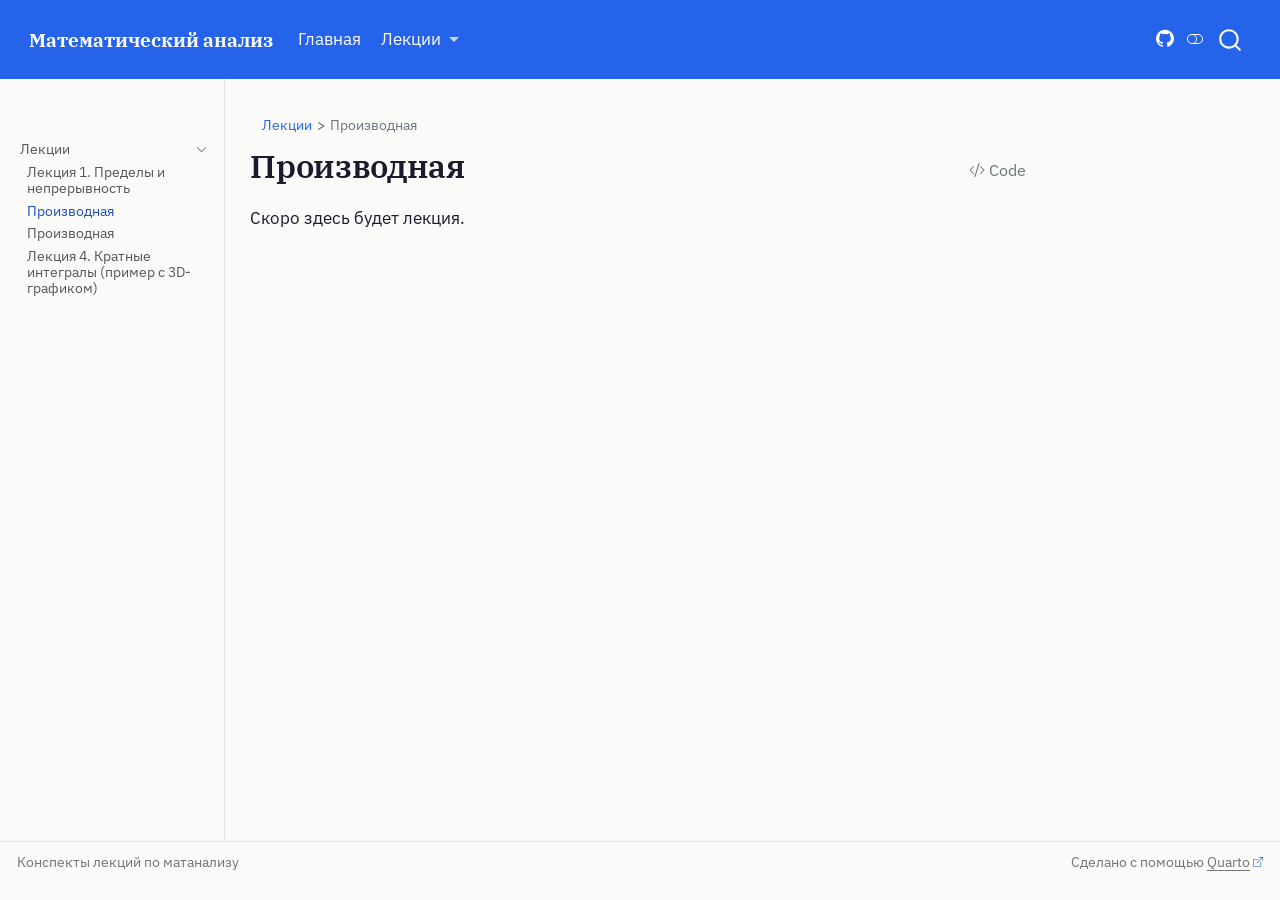
<file: docs/lectures/02-derivatives.html>
<!DOCTYPE html>
<html xmlns="http://www.w3.org/1999/xhtml" lang="en" xml:lang="en"><head>

<meta charset="utf-8">
<meta name="generator" content="quarto-1.9.38">

<meta name="viewport" content="width=device-width, initial-scale=1.0, user-scalable=yes">


<title>Производная – Математический анализ</title>
<style>
/* Default styles provided by pandoc.
** See https://pandoc.org/MANUAL.html#variables-for-html for config info.
*/
code{white-space: pre-wrap;}
span.smallcaps{font-variant: small-caps;}
div.columns{display: flex; gap: min(4vw, 1.5em);}
div.column{flex: auto; overflow-x: auto;}
div.hanging-indent{margin-left: 1.5em; text-indent: -1.5em;}
ul.task-list{list-style: none;}
ul.task-list li input[type="checkbox"] {
  width: 0.8em;
  margin: 0 0.8em 0.2em -1em; /* quarto-specific, see https://github.com/quarto-dev/quarto-cli/issues/4556 */ 
  vertical-align: middle;
}
/* CSS for syntax highlighting */
html { -webkit-text-size-adjust: 100%; }
pre > code.sourceCode { white-space: pre; position: relative; }
pre > code.sourceCode > span { display: inline-block; line-height: 1.25; }
pre > code.sourceCode > span:empty { height: 1.2em; }
.sourceCode { overflow: visible; }
code.sourceCode > span { color: inherit; text-decoration: inherit; }
div.sourceCode { margin: 1em 0; }
pre.sourceCode { margin: 0; }
@media screen {
div.sourceCode { overflow: auto; }
}
@media print {
pre > code.sourceCode { white-space: pre-wrap; }
pre > code.sourceCode > span { text-indent: -5em; padding-left: 5em; }
}
pre.numberSource code
  { counter-reset: source-line 0; }
pre.numberSource code > span
  { position: relative; left: -4em; counter-increment: source-line; }
pre.numberSource code > span > a:first-child::before
  { content: counter(source-line);
    position: relative; left: -1em; text-align: right; vertical-align: baseline;
    border: none; display: inline-block;
    -webkit-touch-callout: none; -webkit-user-select: none;
    -khtml-user-select: none; -moz-user-select: none;
    -ms-user-select: none; user-select: none;
    padding: 0 4px; width: 4em;
  }
pre.numberSource { margin-left: 3em;  padding-left: 4px; }
div.sourceCode
  {   }
@media screen {
pre > code.sourceCode > span > a:first-child::before { text-decoration: underline; }
}
</style>


<script src="../site_libs/quarto-nav/quarto-nav.js"></script>
<script src="../site_libs/quarto-nav/headroom.min.js"></script>
<script src="../site_libs/clipboard/clipboard.min.js"></script>
<script src="../site_libs/quarto-search/autocomplete.umd.js"></script>
<script src="../site_libs/quarto-search/fuse.min.js"></script>
<script src="../site_libs/quarto-search/quarto-search.js"></script>
<meta name="quarto:offset" content="../">
<link href="../assets/favicon.ico" rel="icon">
<script src="../site_libs/quarto-html/quarto.js" type="module"></script>
<script src="../site_libs/quarto-html/tabsets/tabsets.js" type="module"></script>
<script src="../site_libs/quarto-html/popper.min.js"></script>
<script src="../site_libs/quarto-html/tippy.umd.min.js"></script>
<script src="../site_libs/quarto-html/anchor.min.js"></script>
<link href="../site_libs/quarto-html/tippy.css" rel="stylesheet">
<link href="../site_libs/quarto-html/quarto-syntax-highlighting-15634bcf2e68342d4ad2dfa704d543f6.css" rel="stylesheet" class="quarto-color-scheme" id="quarto-text-highlighting-styles">
<link href="../site_libs/quarto-html/quarto-syntax-highlighting-dark-0a6b7249c26820e032cb0bd839ff02b1.css" rel="stylesheet" class="quarto-color-scheme quarto-color-alternate" id="quarto-text-highlighting-styles">
<link href="../site_libs/quarto-html/quarto-syntax-highlighting-15634bcf2e68342d4ad2dfa704d543f6.css" rel="stylesheet" class="quarto-color-scheme-extra" id="quarto-text-highlighting-styles">
<script src="../site_libs/bootstrap/bootstrap.min.js"></script>
<link href="../site_libs/bootstrap/bootstrap-icons.css" rel="stylesheet">
<link href="../site_libs/bootstrap/bootstrap-e18648d519a3da7304198147e73419cf.min.css" rel="stylesheet" append-hash="true" class="quarto-color-scheme" id="quarto-bootstrap" data-mode="light">
<link href="../site_libs/bootstrap/bootstrap-dark-3f2fc4feabe1280002d7318c28962860.min.css" rel="stylesheet" append-hash="true" class="quarto-color-scheme quarto-color-alternate" id="quarto-bootstrap" data-mode="dark">
<link href="../site_libs/bootstrap/bootstrap-e18648d519a3da7304198147e73419cf.min.css" rel="stylesheet" append-hash="true" class="quarto-color-scheme-extra" id="quarto-bootstrap" data-mode="light">
<script id="quarto-search-options" type="application/json">{
  "location": "navbar",
  "copy-button": false,
  "collapse-after": 3,
  "panel-placement": "end",
  "type": "overlay",
  "limit": 50,
  "keyboard-shortcut": [
    "f",
    "/",
    "s"
  ],
  "language": {
    "search-no-results-text": "No results",
    "search-matching-documents-text": "matching documents",
    "search-copy-link-title": "Copy link to search",
    "search-hide-matches-text": "Hide additional matches",
    "search-more-match-text": "more match in this document",
    "search-more-matches-text": "more matches in this document",
    "search-clear-button-title": "Clear",
    "search-text-placeholder": "",
    "search-detached-cancel-button-title": "Cancel",
    "search-submit-button-title": "Submit",
    "search-label": "Search"
  }
}</script>
<style>html{ scroll-behavior: smooth; }</style>


<link rel="stylesheet" href="../assets/css/main.css">
</head>

<body class="nav-sidebar docked nav-fixed quarto-light"><script id="quarto-html-before-body" type="application/javascript">
    const toggleBodyColorMode = (bsSheetEl) => {
      const mode = bsSheetEl.getAttribute("data-mode");
      const bodyEl = window.document.querySelector("body");
      if (mode === "dark") {
        bodyEl.classList.add("quarto-dark");
        bodyEl.classList.remove("quarto-light");
      } else {
        bodyEl.classList.add("quarto-light");
        bodyEl.classList.remove("quarto-dark");
      }
    }
    const toggleBodyColorPrimary = () => {
      const bsSheetEl = window.document.querySelector("link#quarto-bootstrap:not([rel=disabled-stylesheet])");
      if (bsSheetEl) {
        toggleBodyColorMode(bsSheetEl);
      }
    }
    const setColorSchemeToggle = (alternate) => {
      const toggles = window.document.querySelectorAll('.quarto-color-scheme-toggle');
      for (let i=0; i < toggles.length; i++) {
        const toggle = toggles[i];
        if (toggle) {
          if (alternate) {
            toggle.classList.add("alternate");
          } else {
            toggle.classList.remove("alternate");
          }
        }
      }
    };
    const toggleColorMode = (alternate) => {
      // Switch the stylesheets
      const primaryStylesheets = window.document.querySelectorAll('link.quarto-color-scheme:not(.quarto-color-alternate)');
      const alternateStylesheets = window.document.querySelectorAll('link.quarto-color-scheme.quarto-color-alternate');
      manageTransitions('#quarto-margin-sidebar .nav-link', false);
      if (alternate) {
        // note: dark is layered on light, we don't disable primary!
        enableStylesheet(alternateStylesheets);
        for (const sheetNode of alternateStylesheets) {
          if (sheetNode.id === "quarto-bootstrap") {
            toggleBodyColorMode(sheetNode);
          }
        }
      } else {
        disableStylesheet(alternateStylesheets);
        enableStylesheet(primaryStylesheets)
        toggleBodyColorPrimary();
      }
      manageTransitions('#quarto-margin-sidebar .nav-link', true);
      // Switch the toggles
      setColorSchemeToggle(alternate)
      // Hack to workaround the fact that safari doesn't
      // properly recolor the scrollbar when toggling (#1455)
      if (navigator.userAgent.indexOf('Safari') > 0 && navigator.userAgent.indexOf('Chrome') == -1) {
        manageTransitions("body", false);
        window.scrollTo(0, 1);
        setTimeout(() => {
          window.scrollTo(0, 0);
          manageTransitions("body", true);
        }, 40);
      }
    }
    const disableStylesheet = (stylesheets) => {
      for (let i=0; i < stylesheets.length; i++) {
        const stylesheet = stylesheets[i];
        stylesheet.rel = 'disabled-stylesheet';
      }
    }
    const enableStylesheet = (stylesheets) => {
      for (let i=0; i < stylesheets.length; i++) {
        const stylesheet = stylesheets[i];
        if(stylesheet.rel !== 'stylesheet') { // for Chrome, which will still FOUC without this check
          stylesheet.rel = 'stylesheet';
        }
      }
    }
    const manageTransitions = (selector, allowTransitions) => {
      const els = window.document.querySelectorAll(selector);
      for (let i=0; i < els.length; i++) {
        const el = els[i];
        if (allowTransitions) {
          el.classList.remove('notransition');
        } else {
          el.classList.add('notransition');
        }
      }
    }
    const isFileUrl = () => {
      return window.location.protocol === 'file:';
    }
    const hasAlternateSentinel = () => {
      let styleSentinel = getColorSchemeSentinel();
      if (styleSentinel !== null) {
        return styleSentinel === "alternate";
      } else {
        return false;
      }
    }
    const setStyleSentinel = (alternate) => {
      const value = alternate ? "alternate" : "default";
      if (!isFileUrl()) {
        window.localStorage.setItem("quarto-color-scheme", value);
      } else {
        localAlternateSentinel = value;
      }
    }
    const getColorSchemeSentinel = () => {
      if (!isFileUrl()) {
        const storageValue = window.localStorage.getItem("quarto-color-scheme");
        return storageValue != null ? storageValue : localAlternateSentinel;
      } else {
        return localAlternateSentinel;
      }
    }
    const toggleGiscusIfUsed = (isAlternate, darkModeDefault) => {
      const baseTheme = document.querySelector('#giscus-base-theme')?.value ?? 'light';
      const alternateTheme = document.querySelector('#giscus-alt-theme')?.value ?? 'dark';
      let newTheme = '';
      if(authorPrefersDark) {
        newTheme = isAlternate ? baseTheme : alternateTheme;
      } else {
        newTheme = isAlternate ? alternateTheme : baseTheme;
      }
      const changeGiscusTheme = () => {
        // From: https://github.com/giscus/giscus/issues/336
        const sendMessage = (message) => {
          const iframe = document.querySelector('iframe.giscus-frame');
          if (!iframe) return;
          iframe.contentWindow.postMessage({ giscus: message }, 'https://giscus.app');
        }
        sendMessage({
          setConfig: {
            theme: newTheme
          }
        });
      }
      const isGiscussLoaded = window.document.querySelector('iframe.giscus-frame') !== null;
      if (isGiscussLoaded) {
        changeGiscusTheme();
      }
    };
    const authorPrefersDark = false;
    const darkModeDefault = authorPrefersDark;
      document.querySelector('link#quarto-text-highlighting-styles.quarto-color-scheme-extra').rel = 'disabled-stylesheet';
      document.querySelector('link#quarto-bootstrap.quarto-color-scheme-extra').rel = 'disabled-stylesheet';
    let localAlternateSentinel = darkModeDefault ? 'alternate' : 'default';
    // Dark / light mode switch
    window.quartoToggleColorScheme = () => {
      // Read the current dark / light value
      let toAlternate = !hasAlternateSentinel();
      toggleColorMode(toAlternate);
      setStyleSentinel(toAlternate);
      toggleGiscusIfUsed(toAlternate, darkModeDefault);
      window.dispatchEvent(new Event('resize'));
    };
    // Switch to dark mode if need be
    if (hasAlternateSentinel()) {
      toggleColorMode(true);
    } else {
      toggleColorMode(false);
    }
  </script>

<div id="quarto-search-results"></div>
  <header id="quarto-header" class="headroom fixed-top">
    <nav class="navbar navbar-expand-lg " data-bs-theme="dark">
      <div class="navbar-container container-fluid">
      <div class="navbar-brand-container mx-auto">
    <a class="navbar-brand" href="../index.html">
    <span class="navbar-title">Математический анализ</span>
    </a>
  </div>
            <div id="quarto-search" class="" title="Search"></div>
          <button class="navbar-toggler" type="button" data-bs-toggle="collapse" data-bs-target="#navbarCollapse" aria-controls="navbarCollapse" role="menu" aria-expanded="false" aria-label="Toggle navigation" onclick="if (window.quartoToggleHeadroom) { window.quartoToggleHeadroom(); }">
  <span class="navbar-toggler-icon"></span>
</button>
          <div class="collapse navbar-collapse" id="navbarCollapse">
            <ul class="navbar-nav navbar-nav-scroll me-auto">
  <li class="nav-item">
    <a class="nav-link" href="../index.html"> 
<span class="menu-text">Главная</span></a>
  </li>  
  <li class="nav-item dropdown ">
    <a class="nav-link dropdown-toggle" href="#" id="nav-menu-" role="link" data-bs-toggle="dropdown" aria-expanded="false">
 <span class="menu-text">Лекции</span>
    </a>
    <ul class="dropdown-menu" aria-labelledby="nav-menu-">    
        <li>
    <a class="dropdown-item" href="../lectures/01-limits.html">
 <span class="dropdown-text">1. Пределы и непрерывность</span></a>
  </li>  
        <li>
    <a class="dropdown-item" href="../lectures/02-derivatives.html">
 <span class="dropdown-text">2. Производная</span></a>
  </li>  
        <li>
    <a class="dropdown-item" href="../lectures/03-integrals.html">
 <span class="dropdown-text">3. Интегралы</span></a>
  </li>  
        <li>
    <a class="dropdown-item" href="../lectures/04-multiple-integrals.html">
 <span class="dropdown-text">4. Кратные интегралы</span></a>
  </li>  
    </ul>
  </li>
</ul>
            <ul class="navbar-nav navbar-nav-scroll ms-auto">
  <li class="nav-item compact">
    <a class="nav-link" href="https://github.com/dreamin232/math-lectures"> <i class="bi bi-github" role="img" aria-label="GitHub">
</i> 
<span class="menu-text"></span></a>
  </li>  
</ul>
          </div> <!-- /navcollapse -->
            <div class="quarto-navbar-tools">
  <a href="" class="quarto-color-scheme-toggle quarto-navigation-tool  px-1" onclick="window.quartoToggleColorScheme(); return false;" title="Toggle dark mode"><i class="bi"></i></a>
</div>
      </div> <!-- /container-fluid -->
    </nav>
  <nav class="quarto-secondary-nav">
    <div class="container-fluid d-flex">
      <button type="button" class="quarto-btn-toggle btn" data-bs-toggle="collapse" role="button" data-bs-target=".quarto-sidebar-collapse-item" aria-controls="quarto-sidebar" aria-expanded="false" aria-label="Toggle sidebar navigation" onclick="if (window.quartoToggleHeadroom) { window.quartoToggleHeadroom(); }">
        <i class="bi bi-layout-text-sidebar-reverse"></i>
      </button>
        <nav class="quarto-page-breadcrumbs" aria-label="breadcrumb"><ol class="breadcrumb"><li class="breadcrumb-item"><a href="../lectures/01-limits.html">Лекции</a></li><li class="breadcrumb-item"><a href="../lectures/02-derivatives.html">Производная</a></li></ol></nav>
        <a class="flex-grow-1" role="navigation" data-bs-toggle="collapse" data-bs-target=".quarto-sidebar-collapse-item" aria-controls="quarto-sidebar" aria-expanded="false" aria-label="Toggle sidebar navigation" onclick="if (window.quartoToggleHeadroom) { window.quartoToggleHeadroom(); }">      
        </a>
      <button type="button" class="btn quarto-search-button" aria-label="Search" onclick="window.quartoOpenSearch();">
        <i class="bi bi-search"></i>
      </button>
    </div>
  </nav>
</header>
<!-- content -->
<div id="quarto-content" class="quarto-container page-columns page-rows-contents page-layout-article page-navbar">
<!-- sidebar -->
  <nav id="quarto-sidebar" class="sidebar collapse collapse-horizontal quarto-sidebar-collapse-item sidebar-navigation docked overflow-auto">
        <div class="mt-2 flex-shrink-0 align-items-center">
        <div class="sidebar-search">
        <div id="quarto-search" class="" title="Search"></div>
        </div>
        </div>
    <div class="sidebar-menu-container"> 
    <ul class="list-unstyled mt-1">
        <li class="sidebar-item sidebar-item-section">
      <div class="sidebar-item-container"> 
            <a class="sidebar-item-text sidebar-link text-start" data-bs-toggle="collapse" data-bs-target="#quarto-sidebar-section-1" role="navigation" aria-expanded="true">
 <span class="menu-text">Лекции</span></a>
          <a class="sidebar-item-toggle text-start" data-bs-toggle="collapse" data-bs-target="#quarto-sidebar-section-1" role="navigation" aria-expanded="true" aria-label="Toggle section">
            <i class="bi bi-chevron-right ms-2"></i>
          </a> 
      </div>
      <ul id="quarto-sidebar-section-1" class="collapse list-unstyled sidebar-section depth1 show">  
          <li class="sidebar-item">
  <div class="sidebar-item-container"> 
  <a href="../lectures/01-limits.html" class="sidebar-item-text sidebar-link">
 <span class="menu-text">Лекция 1. Пределы и непрерывность</span></a>
  </div>
</li>
          <li class="sidebar-item">
  <div class="sidebar-item-container"> 
  <a href="../lectures/02-derivatives.html" class="sidebar-item-text sidebar-link active">
 <span class="menu-text">Производная</span></a>
  </div>
</li>
          <li class="sidebar-item">
  <div class="sidebar-item-container"> 
  <a href="../lectures/03-integrals.html" class="sidebar-item-text sidebar-link">
 <span class="menu-text">Производная</span></a>
  </div>
</li>
          <li class="sidebar-item">
  <div class="sidebar-item-container"> 
  <a href="../lectures/04-multiple-integrals.html" class="sidebar-item-text sidebar-link">
 <span class="menu-text">Лекция 4. Кратные интегралы (пример с 3D-графиком)</span></a>
  </div>
</li>
      </ul>
  </li>
    </ul>
    </div>
</nav>
<div id="quarto-sidebar-glass" class="quarto-sidebar-collapse-item" data-bs-toggle="collapse" data-bs-target=".quarto-sidebar-collapse-item"></div>
<!-- margin-sidebar -->
    <div id="quarto-margin-sidebar" class="sidebar margin-sidebar zindex-bottom">
        
    </div>
<!-- main -->
<main class="content" id="quarto-document-content">


<header id="title-block-header" class="quarto-title-block default"><nav class="quarto-page-breadcrumbs quarto-title-breadcrumbs d-none d-lg-block" aria-label="breadcrumb"><ol class="breadcrumb"><li class="breadcrumb-item"><a href="../lectures/01-limits.html">Лекции</a></li><li class="breadcrumb-item"><a href="../lectures/02-derivatives.html">Производная</a></li></ol></nav>
<div class="quarto-title">
<div class="quarto-title-block"><div><h1 class="title">Производная</h1><button type="button" class="btn code-tools-button" id="quarto-code-tools-source"><i class="bi"></i> Code</button></div></div>
</div>



<div class="quarto-title-meta">

    
  
    
  </div>
  


</header>


<p>Скоро здесь будет лекция.</p>


<!-- -->


</main> <!-- /main -->
<script id="quarto-html-after-body" type="application/javascript">
  window.document.addEventListener("DOMContentLoaded", function (event) {
    // Ensure there is a toggle, if there isn't float one in the top right
    if (window.document.querySelector('.quarto-color-scheme-toggle') === null) {
      const a = window.document.createElement('a');
      a.classList.add('top-right');
      a.classList.add('quarto-color-scheme-toggle');
      a.href = "";
      a.onclick = function() { try { window.quartoToggleColorScheme(); } catch {} return false; };
      const i = window.document.createElement("i");
      i.classList.add('bi');
      a.appendChild(i);
      window.document.body.appendChild(a);
    }
    setColorSchemeToggle(hasAlternateSentinel())
    const icon = "";
    const anchorJS = new window.AnchorJS();
    anchorJS.options = {
      placement: 'right',
      icon: icon
    };
    anchorJS.add('.anchored');
    const isCodeAnnotation = (el) => {
      for (const clz of el.classList) {
        if (clz.startsWith('code-annotation-')) {                     
          return true;
        }
      }
      return false;
    }
    const onCopySuccess = function(e) {
      // button target
      const button = e.trigger;
      // don't keep focus
      button.blur();
      // flash "checked"
      button.classList.add('code-copy-button-checked');
      var currentTitle = button.getAttribute("title");
      button.setAttribute("title", "Copied!");
      let tooltip;
      if (window.bootstrap) {
        button.setAttribute("data-bs-toggle", "tooltip");
        button.setAttribute("data-bs-placement", "left");
        button.setAttribute("data-bs-title", "Copied!");
        tooltip = new bootstrap.Tooltip(button, 
          { trigger: "manual", 
            customClass: "code-copy-button-tooltip",
            offset: [0, -8]});
        tooltip.show();    
      }
      setTimeout(function() {
        if (tooltip) {
          tooltip.hide();
          button.removeAttribute("data-bs-title");
          button.removeAttribute("data-bs-toggle");
          button.removeAttribute("data-bs-placement");
        }
        button.setAttribute("title", currentTitle);
        button.classList.remove('code-copy-button-checked');
      }, 1000);
      // clear code selection
      e.clearSelection();
    }
    const getTextToCopy = function(trigger) {
      const outerScaffold = trigger.parentElement.cloneNode(true);
      const codeEl = outerScaffold.querySelector('code');
      for (const childEl of codeEl.children) {
        if (isCodeAnnotation(childEl)) {
          childEl.remove();
        }
      }
      return codeEl.innerText;
    }
    const clipboard = new window.ClipboardJS('.code-copy-button:not([data-in-quarto-modal])', {
      text: getTextToCopy
    });
    clipboard.on('success', onCopySuccess);
    if (window.document.getElementById('quarto-embedded-source-code-modal')) {
      const clipboardModal = new window.ClipboardJS('.code-copy-button[data-in-quarto-modal]', {
        text: getTextToCopy,
        container: window.document.getElementById('quarto-embedded-source-code-modal')
      });
      clipboardModal.on('success', onCopySuccess);
    }
    const viewSource = window.document.getElementById('quarto-view-source') ||
                       window.document.getElementById('quarto-code-tools-source');
    if (viewSource) {
      const sourceUrl = viewSource.getAttribute("data-quarto-source-url");
      viewSource.addEventListener("click", function(e) {
        if (sourceUrl) {
          // rstudio viewer pane
          if (/\bcapabilities=\b/.test(window.location)) {
            window.open(sourceUrl);
          } else {
            window.location.href = sourceUrl;
          }
        } else {
          const modal = new bootstrap.Modal(document.getElementById('quarto-embedded-source-code-modal'));
          modal.show();
        }
        return false;
      });
    }
    function toggleCodeHandler(show) {
      return function(e) {
        const detailsSrc = window.document.querySelectorAll(".cell > details > .sourceCode");
        for (let i=0; i<detailsSrc.length; i++) {
          const details = detailsSrc[i].parentElement;
          if (show) {
            details.open = true;
          } else {
            details.removeAttribute("open");
          }
        }
        const cellCodeDivs = window.document.querySelectorAll(".cell > .sourceCode");
        const fromCls = show ? "hidden" : "unhidden";
        const toCls = show ? "unhidden" : "hidden";
        for (let i=0; i<cellCodeDivs.length; i++) {
          const codeDiv = cellCodeDivs[i];
          if (codeDiv.classList.contains(fromCls)) {
            codeDiv.classList.remove(fromCls);
            codeDiv.classList.add(toCls);
          } 
        }
        return false;
      }
    }
    const hideAllCode = window.document.getElementById("quarto-hide-all-code");
    if (hideAllCode) {
      hideAllCode.addEventListener("click", toggleCodeHandler(false));
    }
    const showAllCode = window.document.getElementById("quarto-show-all-code");
    if (showAllCode) {
      showAllCode.addEventListener("click", toggleCodeHandler(true));
    }
      var localhostRegex = new RegExp(/^(?:http|https):\/\/localhost\:?[0-9]*\//);
      var mailtoRegex = new RegExp(/^mailto:/);
        var filterRegex = new RegExp('/' + window.location.host + '/');
      var isInternal = (href) => {
          return filterRegex.test(href) || localhostRegex.test(href) || mailtoRegex.test(href);
      }
      // Inspect non-navigation links and adorn them if external
     var links = window.document.querySelectorAll('a[href]:not(.nav-link):not(.navbar-brand):not(.toc-action):not(.sidebar-link):not(.sidebar-item-toggle):not(.pagination-link):not(.no-external):not([aria-hidden]):not(.dropdown-item):not(.quarto-navigation-tool):not(.about-link)');
      for (var i=0; i<links.length; i++) {
        const link = links[i];
        if (!isInternal(link.href)) {
          // undo the damage that might have been done by quarto-nav.js in the case of
          // links that we want to consider external
          if (link.dataset.originalHref !== undefined) {
            link.href = link.dataset.originalHref;
          }
            // target, if specified
            link.setAttribute("target", "_blank");
            if (link.getAttribute("rel") === null) {
              link.setAttribute("rel", "noopener");
            }
            // default icon
            link.classList.add("external");
        }
      }
    function tippyHover(el, contentFn, onTriggerFn, onUntriggerFn) {
      const config = {
        allowHTML: true,
        maxWidth: 500,
        delay: 100,
        arrow: false,
        appendTo: function(el) {
            return el.parentElement;
        },
        interactive: true,
        interactiveBorder: 10,
        theme: 'quarto',
        placement: 'bottom-start',
      };
      if (contentFn) {
        config.content = contentFn;
      }
      if (onTriggerFn) {
        config.onTrigger = onTriggerFn;
      }
      if (onUntriggerFn) {
        config.onUntrigger = onUntriggerFn;
      }
      window.tippy(el, config); 
    }
    const noterefs = window.document.querySelectorAll('a[role="doc-noteref"]');
    for (var i=0; i<noterefs.length; i++) {
      const ref = noterefs[i];
      tippyHover(ref, function() {
        // use id or data attribute instead here
        let href = ref.getAttribute('data-footnote-href') || ref.getAttribute('href');
        try { href = new URL(href).hash; } catch {}
        const id = href.replace(/^#\/?/, "");
        const note = window.document.getElementById(id);
        if (note) {
          return note.innerHTML;
        } else {
          return "";
        }
      });
    }
    const xrefs = window.document.querySelectorAll('a.quarto-xref');
    const processXRef = (id, note) => {
      // Strip column container classes
      const stripColumnClz = (el) => {
        el.classList.remove("page-full", "page-columns");
        if (el.children) {
          for (const child of el.children) {
            stripColumnClz(child);
          }
        }
      }
      stripColumnClz(note)
      if (id === null || id.startsWith('sec-')) {
        // Special case sections, only their first couple elements
        const container = document.createElement("div");
        if (note.children && note.children.length > 2) {
          container.appendChild(note.children[0].cloneNode(true));
          for (let i = 1; i < note.children.length; i++) {
            const child = note.children[i];
            if (child.tagName === "P" && child.innerText === "") {
              continue;
            } else {
              container.appendChild(child.cloneNode(true));
              break;
            }
          }
          if (window.Quarto?.typesetMath) {
            window.Quarto.typesetMath(container);
          }
          return container.innerHTML
        } else {
          if (window.Quarto?.typesetMath) {
            window.Quarto.typesetMath(note);
          }
          return note.innerHTML;
        }
      } else {
        // Remove any anchor links if they are present
        const anchorLink = note.querySelector('a.anchorjs-link');
        if (anchorLink) {
          anchorLink.remove();
        }
        if (window.Quarto?.typesetMath) {
          window.Quarto.typesetMath(note);
        }
        if (note.classList.contains("callout")) {
          return note.outerHTML;
        } else {
          return note.innerHTML;
        }
      }
    }
    for (var i=0; i<xrefs.length; i++) {
      const xref = xrefs[i];
      tippyHover(xref, undefined, function(instance) {
        instance.disable();
        let url = xref.getAttribute('href');
        let hash = undefined; 
        if (url.startsWith('#')) {
          hash = url;
        } else {
          try { hash = new URL(url).hash; } catch {}
        }
        if (hash) {
          const id = hash.replace(/^#\/?/, "");
          const note = window.document.getElementById(id);
          if (note !== null) {
            try {
              const html = processXRef(id, note.cloneNode(true));
              instance.setContent(html);
            } finally {
              instance.enable();
              instance.show();
            }
          } else {
            // See if we can fetch this
            fetch(url.split('#')[0])
            .then(res => res.text())
            .then(html => {
              const parser = new DOMParser();
              const htmlDoc = parser.parseFromString(html, "text/html");
              const note = htmlDoc.getElementById(id);
              if (note !== null) {
                const html = processXRef(id, note);
                instance.setContent(html);
              } 
            }).finally(() => {
              instance.enable();
              instance.show();
            });
          }
        } else {
          // See if we can fetch a full url (with no hash to target)
          // This is a special case and we should probably do some content thinning / targeting
          fetch(url)
          .then(res => res.text())
          .then(html => {
            const parser = new DOMParser();
            const htmlDoc = parser.parseFromString(html, "text/html");
            const note = htmlDoc.querySelector('main.content');
            if (note !== null) {
              // This should only happen for chapter cross references
              // (since there is no id in the URL)
              // remove the first header
              if (note.children.length > 0 && note.children[0].tagName === "HEADER") {
                note.children[0].remove();
              }
              const html = processXRef(null, note);
              instance.setContent(html);
            } 
          }).finally(() => {
            instance.enable();
            instance.show();
          });
        }
      }, function(instance) {
      });
    }
        let selectedAnnoteEl;
        const selectorForAnnotation = ( cell, annotation) => {
          let cellAttr = 'data-code-cell="' + cell + '"';
          let lineAttr = 'data-code-annotation="' +  annotation + '"';
          const selector = 'span[' + cellAttr + '][' + lineAttr + ']';
          return selector;
        }
        const selectCodeLines = (annoteEl) => {
          const doc = window.document;
          const targetCell = annoteEl.getAttribute("data-target-cell");
          const targetAnnotation = annoteEl.getAttribute("data-target-annotation");
          const annoteSpan = window.document.querySelector(selectorForAnnotation(targetCell, targetAnnotation));
          const lines = annoteSpan.getAttribute("data-code-lines").split(",");
          const lineIds = lines.map((line) => {
            return targetCell + "-" + line;
          })
          let top = null;
          let height = null;
          let parent = null;
          if (lineIds.length > 0) {
              //compute the position of the single el (top and bottom and make a div)
              const el = window.document.getElementById(lineIds[0]);
              top = el.offsetTop;
              height = el.offsetHeight;
              parent = el.parentElement.parentElement;
            if (lineIds.length > 1) {
              const lastEl = window.document.getElementById(lineIds[lineIds.length - 1]);
              const bottom = lastEl.offsetTop + lastEl.offsetHeight;
              height = bottom - top;
            }
            if (top !== null && height !== null && parent !== null) {
              // cook up a div (if necessary) and position it 
              let div = window.document.getElementById("code-annotation-line-highlight");
              if (div === null) {
                div = window.document.createElement("div");
                div.setAttribute("id", "code-annotation-line-highlight");
                div.style.position = 'absolute';
                parent.appendChild(div);
              }
              div.style.top = top - 2 + "px";
              div.style.height = height + 4 + "px";
              div.style.left = 0;
              let gutterDiv = window.document.getElementById("code-annotation-line-highlight-gutter");
              if (gutterDiv === null) {
                gutterDiv = window.document.createElement("div");
                gutterDiv.setAttribute("id", "code-annotation-line-highlight-gutter");
                gutterDiv.style.position = 'absolute';
                const codeCell = window.document.getElementById(targetCell);
                const gutter = codeCell.querySelector('.code-annotation-gutter');
                gutter.appendChild(gutterDiv);
              }
              gutterDiv.style.top = top - 2 + "px";
              gutterDiv.style.height = height + 4 + "px";
            }
            selectedAnnoteEl = annoteEl;
          }
        };
        const unselectCodeLines = () => {
          const elementsIds = ["code-annotation-line-highlight", "code-annotation-line-highlight-gutter"];
          elementsIds.forEach((elId) => {
            const div = window.document.getElementById(elId);
            if (div) {
              div.remove();
            }
          });
          selectedAnnoteEl = undefined;
        };
          // Handle positioning of the toggle
      window.addEventListener(
        "resize",
        throttle(() => {
          elRect = undefined;
          if (selectedAnnoteEl) {
            selectCodeLines(selectedAnnoteEl);
          }
        }, 10)
      );
      function throttle(fn, ms) {
      let throttle = false;
      let timer;
        return (...args) => {
          if(!throttle) { // first call gets through
              fn.apply(this, args);
              throttle = true;
          } else { // all the others get throttled
              if(timer) clearTimeout(timer); // cancel #2
              timer = setTimeout(() => {
                fn.apply(this, args);
                timer = throttle = false;
              }, ms);
          }
        };
      }
        // Attach click handler to the DT
        const annoteDls = window.document.querySelectorAll('dt[data-target-cell]');
        for (const annoteDlNode of annoteDls) {
          annoteDlNode.addEventListener('click', (event) => {
            const clickedEl = event.target;
            if (clickedEl !== selectedAnnoteEl) {
              unselectCodeLines();
              const activeEl = window.document.querySelector('dt[data-target-cell].code-annotation-active');
              if (activeEl) {
                activeEl.classList.remove('code-annotation-active');
              }
              selectCodeLines(clickedEl);
              clickedEl.classList.add('code-annotation-active');
            } else {
              // Unselect the line
              unselectCodeLines();
              clickedEl.classList.remove('code-annotation-active');
            }
          });
        }
    const findCites = (el) => {
      const parentEl = el.parentElement;
      if (parentEl) {
        const cites = parentEl.dataset.cites;
        if (cites) {
          return {
            el,
            cites: cites.split(' ')
          };
        } else {
          return findCites(el.parentElement)
        }
      } else {
        return undefined;
      }
    };
    var bibliorefs = window.document.querySelectorAll('a[role="doc-biblioref"]');
    for (var i=0; i<bibliorefs.length; i++) {
      const ref = bibliorefs[i];
      const citeInfo = findCites(ref);
      if (citeInfo) {
        tippyHover(citeInfo.el, function() {
          var popup = window.document.createElement('div');
          citeInfo.cites.forEach(function(cite) {
            var citeDiv = window.document.createElement('div');
            citeDiv.classList.add('hanging-indent');
            citeDiv.classList.add('csl-entry');
            var biblioDiv = window.document.getElementById('ref-' + cite);
            if (biblioDiv) {
              citeDiv.innerHTML = biblioDiv.innerHTML;
            }
            popup.appendChild(citeDiv);
          });
          return popup.innerHTML;
        });
      }
    }
  });
  </script><div class="modal fade" id="quarto-embedded-source-code-modal" tabindex="-1" aria-labelledby="quarto-embedded-source-code-modal-label" aria-hidden="true"><div class="modal-dialog modal-dialog-scrollable"><div class="modal-content"><div class="modal-header"><h5 class="modal-title" id="quarto-embedded-source-code-modal-label">Source Code</h5><button class="btn-close" data-bs-dismiss="modal"></button></div><div class="modal-body"><div class="">
<div class="code-copy-outer-scaffold"><div class="sourceCode" id="cb1" data-shortcodes="false"><pre class="sourceCode markdown code-with-copy"><code class="sourceCode markdown"><span id="cb1-1"><a href="#cb1-1" aria-hidden="true" tabindex="-1"></a><span class="co">---</span></span>
<span id="cb1-2"><a href="#cb1-2" aria-hidden="true" tabindex="-1"></a><span class="an">title:</span><span class="co"> "Производная"</span></span>
<span id="cb1-3"><a href="#cb1-3" aria-hidden="true" tabindex="-1"></a><span class="co">---</span></span>
<span id="cb1-4"><a href="#cb1-4" aria-hidden="true" tabindex="-1"></a></span>
<span id="cb1-5"><a href="#cb1-5" aria-hidden="true" tabindex="-1"></a>Скоро здесь будет лекция.</span></code></pre></div><button title="Copy to Clipboard" class="code-copy-button" data-in-quarto-modal=""><i class="bi"></i></button></div>
</div></div></div></div></div>
</div> <!-- /content -->
<footer class="footer">
  <div class="nav-footer">
    <div class="nav-footer-left">
<p>Конспекты лекций по матанализу</p>
</div>   
    <div class="nav-footer-center">
      &nbsp;
    </div>
    <div class="nav-footer-right">
<p>Сделано с помощью <a href="https://quarto.org">Quarto</a></p>
</div>
  </div>
</footer>




<script src="../site_libs/quarto-html/zenscroll-min.js"></script>
</body></html>
</file>
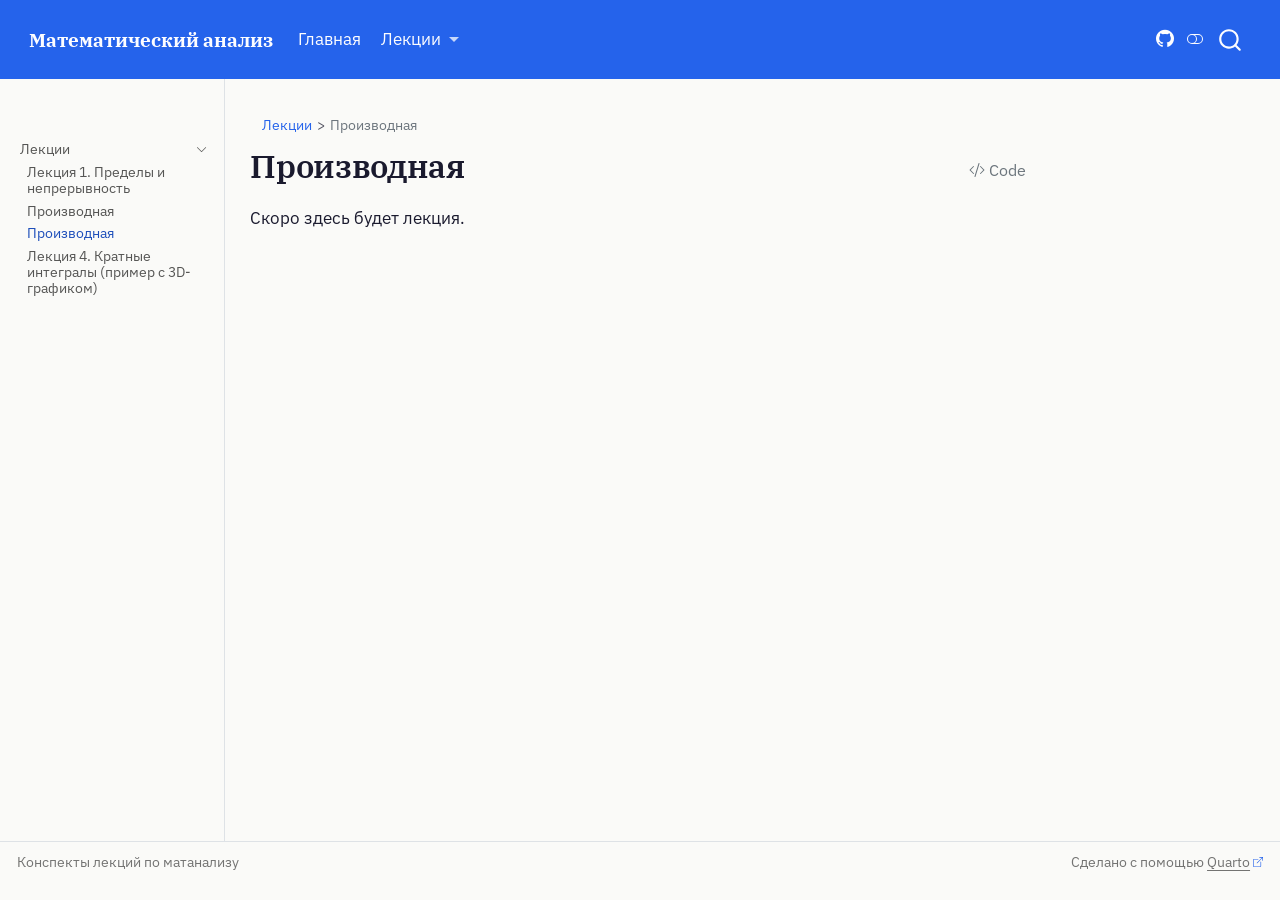
<file: docs/lectures/03-integrals.html>
<!DOCTYPE html>
<html xmlns="http://www.w3.org/1999/xhtml" lang="en" xml:lang="en"><head>

<meta charset="utf-8">
<meta name="generator" content="quarto-1.9.38">

<meta name="viewport" content="width=device-width, initial-scale=1.0, user-scalable=yes">


<title>Производная – Математический анализ</title>
<style>
/* Default styles provided by pandoc.
** See https://pandoc.org/MANUAL.html#variables-for-html for config info.
*/
code{white-space: pre-wrap;}
span.smallcaps{font-variant: small-caps;}
div.columns{display: flex; gap: min(4vw, 1.5em);}
div.column{flex: auto; overflow-x: auto;}
div.hanging-indent{margin-left: 1.5em; text-indent: -1.5em;}
ul.task-list{list-style: none;}
ul.task-list li input[type="checkbox"] {
  width: 0.8em;
  margin: 0 0.8em 0.2em -1em; /* quarto-specific, see https://github.com/quarto-dev/quarto-cli/issues/4556 */ 
  vertical-align: middle;
}
/* CSS for syntax highlighting */
html { -webkit-text-size-adjust: 100%; }
pre > code.sourceCode { white-space: pre; position: relative; }
pre > code.sourceCode > span { display: inline-block; line-height: 1.25; }
pre > code.sourceCode > span:empty { height: 1.2em; }
.sourceCode { overflow: visible; }
code.sourceCode > span { color: inherit; text-decoration: inherit; }
div.sourceCode { margin: 1em 0; }
pre.sourceCode { margin: 0; }
@media screen {
div.sourceCode { overflow: auto; }
}
@media print {
pre > code.sourceCode { white-space: pre-wrap; }
pre > code.sourceCode > span { text-indent: -5em; padding-left: 5em; }
}
pre.numberSource code
  { counter-reset: source-line 0; }
pre.numberSource code > span
  { position: relative; left: -4em; counter-increment: source-line; }
pre.numberSource code > span > a:first-child::before
  { content: counter(source-line);
    position: relative; left: -1em; text-align: right; vertical-align: baseline;
    border: none; display: inline-block;
    -webkit-touch-callout: none; -webkit-user-select: none;
    -khtml-user-select: none; -moz-user-select: none;
    -ms-user-select: none; user-select: none;
    padding: 0 4px; width: 4em;
  }
pre.numberSource { margin-left: 3em;  padding-left: 4px; }
div.sourceCode
  {   }
@media screen {
pre > code.sourceCode > span > a:first-child::before { text-decoration: underline; }
}
</style>


<script src="../site_libs/quarto-nav/quarto-nav.js"></script>
<script src="../site_libs/quarto-nav/headroom.min.js"></script>
<script src="../site_libs/clipboard/clipboard.min.js"></script>
<script src="../site_libs/quarto-search/autocomplete.umd.js"></script>
<script src="../site_libs/quarto-search/fuse.min.js"></script>
<script src="../site_libs/quarto-search/quarto-search.js"></script>
<meta name="quarto:offset" content="../">
<link href="../assets/favicon.ico" rel="icon">
<script src="../site_libs/quarto-html/quarto.js" type="module"></script>
<script src="../site_libs/quarto-html/tabsets/tabsets.js" type="module"></script>
<script src="../site_libs/quarto-html/popper.min.js"></script>
<script src="../site_libs/quarto-html/tippy.umd.min.js"></script>
<script src="../site_libs/quarto-html/anchor.min.js"></script>
<link href="../site_libs/quarto-html/tippy.css" rel="stylesheet">
<link href="../site_libs/quarto-html/quarto-syntax-highlighting-15634bcf2e68342d4ad2dfa704d543f6.css" rel="stylesheet" class="quarto-color-scheme" id="quarto-text-highlighting-styles">
<link href="../site_libs/quarto-html/quarto-syntax-highlighting-dark-0a6b7249c26820e032cb0bd839ff02b1.css" rel="stylesheet" class="quarto-color-scheme quarto-color-alternate" id="quarto-text-highlighting-styles">
<link href="../site_libs/quarto-html/quarto-syntax-highlighting-15634bcf2e68342d4ad2dfa704d543f6.css" rel="stylesheet" class="quarto-color-scheme-extra" id="quarto-text-highlighting-styles">
<script src="../site_libs/bootstrap/bootstrap.min.js"></script>
<link href="../site_libs/bootstrap/bootstrap-icons.css" rel="stylesheet">
<link href="../site_libs/bootstrap/bootstrap-e18648d519a3da7304198147e73419cf.min.css" rel="stylesheet" append-hash="true" class="quarto-color-scheme" id="quarto-bootstrap" data-mode="light">
<link href="../site_libs/bootstrap/bootstrap-dark-3f2fc4feabe1280002d7318c28962860.min.css" rel="stylesheet" append-hash="true" class="quarto-color-scheme quarto-color-alternate" id="quarto-bootstrap" data-mode="dark">
<link href="../site_libs/bootstrap/bootstrap-e18648d519a3da7304198147e73419cf.min.css" rel="stylesheet" append-hash="true" class="quarto-color-scheme-extra" id="quarto-bootstrap" data-mode="light">
<script id="quarto-search-options" type="application/json">{
  "location": "navbar",
  "copy-button": false,
  "collapse-after": 3,
  "panel-placement": "end",
  "type": "overlay",
  "limit": 50,
  "keyboard-shortcut": [
    "f",
    "/",
    "s"
  ],
  "language": {
    "search-no-results-text": "No results",
    "search-matching-documents-text": "matching documents",
    "search-copy-link-title": "Copy link to search",
    "search-hide-matches-text": "Hide additional matches",
    "search-more-match-text": "more match in this document",
    "search-more-matches-text": "more matches in this document",
    "search-clear-button-title": "Clear",
    "search-text-placeholder": "",
    "search-detached-cancel-button-title": "Cancel",
    "search-submit-button-title": "Submit",
    "search-label": "Search"
  }
}</script>
<style>html{ scroll-behavior: smooth; }</style>


<link rel="stylesheet" href="../assets/css/main.css">
</head>

<body class="nav-sidebar docked nav-fixed quarto-light"><script id="quarto-html-before-body" type="application/javascript">
    const toggleBodyColorMode = (bsSheetEl) => {
      const mode = bsSheetEl.getAttribute("data-mode");
      const bodyEl = window.document.querySelector("body");
      if (mode === "dark") {
        bodyEl.classList.add("quarto-dark");
        bodyEl.classList.remove("quarto-light");
      } else {
        bodyEl.classList.add("quarto-light");
        bodyEl.classList.remove("quarto-dark");
      }
    }
    const toggleBodyColorPrimary = () => {
      const bsSheetEl = window.document.querySelector("link#quarto-bootstrap:not([rel=disabled-stylesheet])");
      if (bsSheetEl) {
        toggleBodyColorMode(bsSheetEl);
      }
    }
    const setColorSchemeToggle = (alternate) => {
      const toggles = window.document.querySelectorAll('.quarto-color-scheme-toggle');
      for (let i=0; i < toggles.length; i++) {
        const toggle = toggles[i];
        if (toggle) {
          if (alternate) {
            toggle.classList.add("alternate");
          } else {
            toggle.classList.remove("alternate");
          }
        }
      }
    };
    const toggleColorMode = (alternate) => {
      // Switch the stylesheets
      const primaryStylesheets = window.document.querySelectorAll('link.quarto-color-scheme:not(.quarto-color-alternate)');
      const alternateStylesheets = window.document.querySelectorAll('link.quarto-color-scheme.quarto-color-alternate');
      manageTransitions('#quarto-margin-sidebar .nav-link', false);
      if (alternate) {
        // note: dark is layered on light, we don't disable primary!
        enableStylesheet(alternateStylesheets);
        for (const sheetNode of alternateStylesheets) {
          if (sheetNode.id === "quarto-bootstrap") {
            toggleBodyColorMode(sheetNode);
          }
        }
      } else {
        disableStylesheet(alternateStylesheets);
        enableStylesheet(primaryStylesheets)
        toggleBodyColorPrimary();
      }
      manageTransitions('#quarto-margin-sidebar .nav-link', true);
      // Switch the toggles
      setColorSchemeToggle(alternate)
      // Hack to workaround the fact that safari doesn't
      // properly recolor the scrollbar when toggling (#1455)
      if (navigator.userAgent.indexOf('Safari') > 0 && navigator.userAgent.indexOf('Chrome') == -1) {
        manageTransitions("body", false);
        window.scrollTo(0, 1);
        setTimeout(() => {
          window.scrollTo(0, 0);
          manageTransitions("body", true);
        }, 40);
      }
    }
    const disableStylesheet = (stylesheets) => {
      for (let i=0; i < stylesheets.length; i++) {
        const stylesheet = stylesheets[i];
        stylesheet.rel = 'disabled-stylesheet';
      }
    }
    const enableStylesheet = (stylesheets) => {
      for (let i=0; i < stylesheets.length; i++) {
        const stylesheet = stylesheets[i];
        if(stylesheet.rel !== 'stylesheet') { // for Chrome, which will still FOUC without this check
          stylesheet.rel = 'stylesheet';
        }
      }
    }
    const manageTransitions = (selector, allowTransitions) => {
      const els = window.document.querySelectorAll(selector);
      for (let i=0; i < els.length; i++) {
        const el = els[i];
        if (allowTransitions) {
          el.classList.remove('notransition');
        } else {
          el.classList.add('notransition');
        }
      }
    }
    const isFileUrl = () => {
      return window.location.protocol === 'file:';
    }
    const hasAlternateSentinel = () => {
      let styleSentinel = getColorSchemeSentinel();
      if (styleSentinel !== null) {
        return styleSentinel === "alternate";
      } else {
        return false;
      }
    }
    const setStyleSentinel = (alternate) => {
      const value = alternate ? "alternate" : "default";
      if (!isFileUrl()) {
        window.localStorage.setItem("quarto-color-scheme", value);
      } else {
        localAlternateSentinel = value;
      }
    }
    const getColorSchemeSentinel = () => {
      if (!isFileUrl()) {
        const storageValue = window.localStorage.getItem("quarto-color-scheme");
        return storageValue != null ? storageValue : localAlternateSentinel;
      } else {
        return localAlternateSentinel;
      }
    }
    const toggleGiscusIfUsed = (isAlternate, darkModeDefault) => {
      const baseTheme = document.querySelector('#giscus-base-theme')?.value ?? 'light';
      const alternateTheme = document.querySelector('#giscus-alt-theme')?.value ?? 'dark';
      let newTheme = '';
      if(authorPrefersDark) {
        newTheme = isAlternate ? baseTheme : alternateTheme;
      } else {
        newTheme = isAlternate ? alternateTheme : baseTheme;
      }
      const changeGiscusTheme = () => {
        // From: https://github.com/giscus/giscus/issues/336
        const sendMessage = (message) => {
          const iframe = document.querySelector('iframe.giscus-frame');
          if (!iframe) return;
          iframe.contentWindow.postMessage({ giscus: message }, 'https://giscus.app');
        }
        sendMessage({
          setConfig: {
            theme: newTheme
          }
        });
      }
      const isGiscussLoaded = window.document.querySelector('iframe.giscus-frame') !== null;
      if (isGiscussLoaded) {
        changeGiscusTheme();
      }
    };
    const authorPrefersDark = false;
    const darkModeDefault = authorPrefersDark;
      document.querySelector('link#quarto-text-highlighting-styles.quarto-color-scheme-extra').rel = 'disabled-stylesheet';
      document.querySelector('link#quarto-bootstrap.quarto-color-scheme-extra').rel = 'disabled-stylesheet';
    let localAlternateSentinel = darkModeDefault ? 'alternate' : 'default';
    // Dark / light mode switch
    window.quartoToggleColorScheme = () => {
      // Read the current dark / light value
      let toAlternate = !hasAlternateSentinel();
      toggleColorMode(toAlternate);
      setStyleSentinel(toAlternate);
      toggleGiscusIfUsed(toAlternate, darkModeDefault);
      window.dispatchEvent(new Event('resize'));
    };
    // Switch to dark mode if need be
    if (hasAlternateSentinel()) {
      toggleColorMode(true);
    } else {
      toggleColorMode(false);
    }
  </script>

<div id="quarto-search-results"></div>
  <header id="quarto-header" class="headroom fixed-top">
    <nav class="navbar navbar-expand-lg " data-bs-theme="dark">
      <div class="navbar-container container-fluid">
      <div class="navbar-brand-container mx-auto">
    <a class="navbar-brand" href="../index.html">
    <span class="navbar-title">Математический анализ</span>
    </a>
  </div>
            <div id="quarto-search" class="" title="Search"></div>
          <button class="navbar-toggler" type="button" data-bs-toggle="collapse" data-bs-target="#navbarCollapse" aria-controls="navbarCollapse" role="menu" aria-expanded="false" aria-label="Toggle navigation" onclick="if (window.quartoToggleHeadroom) { window.quartoToggleHeadroom(); }">
  <span class="navbar-toggler-icon"></span>
</button>
          <div class="collapse navbar-collapse" id="navbarCollapse">
            <ul class="navbar-nav navbar-nav-scroll me-auto">
  <li class="nav-item">
    <a class="nav-link" href="../index.html"> 
<span class="menu-text">Главная</span></a>
  </li>  
  <li class="nav-item dropdown ">
    <a class="nav-link dropdown-toggle" href="#" id="nav-menu-" role="link" data-bs-toggle="dropdown" aria-expanded="false">
 <span class="menu-text">Лекции</span>
    </a>
    <ul class="dropdown-menu" aria-labelledby="nav-menu-">    
        <li>
    <a class="dropdown-item" href="../lectures/01-limits.html">
 <span class="dropdown-text">1. Пределы и непрерывность</span></a>
  </li>  
        <li>
    <a class="dropdown-item" href="../lectures/02-derivatives.html">
 <span class="dropdown-text">2. Производная</span></a>
  </li>  
        <li>
    <a class="dropdown-item" href="../lectures/03-integrals.html">
 <span class="dropdown-text">3. Интегралы</span></a>
  </li>  
        <li>
    <a class="dropdown-item" href="../lectures/04-multiple-integrals.html">
 <span class="dropdown-text">4. Кратные интегралы</span></a>
  </li>  
    </ul>
  </li>
</ul>
            <ul class="navbar-nav navbar-nav-scroll ms-auto">
  <li class="nav-item compact">
    <a class="nav-link" href="https://github.com/dreamin232/math-lectures"> <i class="bi bi-github" role="img" aria-label="GitHub">
</i> 
<span class="menu-text"></span></a>
  </li>  
</ul>
          </div> <!-- /navcollapse -->
            <div class="quarto-navbar-tools">
  <a href="" class="quarto-color-scheme-toggle quarto-navigation-tool  px-1" onclick="window.quartoToggleColorScheme(); return false;" title="Toggle dark mode"><i class="bi"></i></a>
</div>
      </div> <!-- /container-fluid -->
    </nav>
  <nav class="quarto-secondary-nav">
    <div class="container-fluid d-flex">
      <button type="button" class="quarto-btn-toggle btn" data-bs-toggle="collapse" role="button" data-bs-target=".quarto-sidebar-collapse-item" aria-controls="quarto-sidebar" aria-expanded="false" aria-label="Toggle sidebar navigation" onclick="if (window.quartoToggleHeadroom) { window.quartoToggleHeadroom(); }">
        <i class="bi bi-layout-text-sidebar-reverse"></i>
      </button>
        <nav class="quarto-page-breadcrumbs" aria-label="breadcrumb"><ol class="breadcrumb"><li class="breadcrumb-item"><a href="../lectures/01-limits.html">Лекции</a></li><li class="breadcrumb-item"><a href="../lectures/03-integrals.html">Производная</a></li></ol></nav>
        <a class="flex-grow-1" role="navigation" data-bs-toggle="collapse" data-bs-target=".quarto-sidebar-collapse-item" aria-controls="quarto-sidebar" aria-expanded="false" aria-label="Toggle sidebar navigation" onclick="if (window.quartoToggleHeadroom) { window.quartoToggleHeadroom(); }">      
        </a>
      <button type="button" class="btn quarto-search-button" aria-label="Search" onclick="window.quartoOpenSearch();">
        <i class="bi bi-search"></i>
      </button>
    </div>
  </nav>
</header>
<!-- content -->
<div id="quarto-content" class="quarto-container page-columns page-rows-contents page-layout-article page-navbar">
<!-- sidebar -->
  <nav id="quarto-sidebar" class="sidebar collapse collapse-horizontal quarto-sidebar-collapse-item sidebar-navigation docked overflow-auto">
        <div class="mt-2 flex-shrink-0 align-items-center">
        <div class="sidebar-search">
        <div id="quarto-search" class="" title="Search"></div>
        </div>
        </div>
    <div class="sidebar-menu-container"> 
    <ul class="list-unstyled mt-1">
        <li class="sidebar-item sidebar-item-section">
      <div class="sidebar-item-container"> 
            <a class="sidebar-item-text sidebar-link text-start" data-bs-toggle="collapse" data-bs-target="#quarto-sidebar-section-1" role="navigation" aria-expanded="true">
 <span class="menu-text">Лекции</span></a>
          <a class="sidebar-item-toggle text-start" data-bs-toggle="collapse" data-bs-target="#quarto-sidebar-section-1" role="navigation" aria-expanded="true" aria-label="Toggle section">
            <i class="bi bi-chevron-right ms-2"></i>
          </a> 
      </div>
      <ul id="quarto-sidebar-section-1" class="collapse list-unstyled sidebar-section depth1 show">  
          <li class="sidebar-item">
  <div class="sidebar-item-container"> 
  <a href="../lectures/01-limits.html" class="sidebar-item-text sidebar-link">
 <span class="menu-text">Лекция 1. Пределы и непрерывность</span></a>
  </div>
</li>
          <li class="sidebar-item">
  <div class="sidebar-item-container"> 
  <a href="../lectures/02-derivatives.html" class="sidebar-item-text sidebar-link">
 <span class="menu-text">Производная</span></a>
  </div>
</li>
          <li class="sidebar-item">
  <div class="sidebar-item-container"> 
  <a href="../lectures/03-integrals.html" class="sidebar-item-text sidebar-link active">
 <span class="menu-text">Производная</span></a>
  </div>
</li>
          <li class="sidebar-item">
  <div class="sidebar-item-container"> 
  <a href="../lectures/04-multiple-integrals.html" class="sidebar-item-text sidebar-link">
 <span class="menu-text">Лекция 4. Кратные интегралы (пример с 3D-графиком)</span></a>
  </div>
</li>
      </ul>
  </li>
    </ul>
    </div>
</nav>
<div id="quarto-sidebar-glass" class="quarto-sidebar-collapse-item" data-bs-toggle="collapse" data-bs-target=".quarto-sidebar-collapse-item"></div>
<!-- margin-sidebar -->
    <div id="quarto-margin-sidebar" class="sidebar margin-sidebar zindex-bottom">
        
    </div>
<!-- main -->
<main class="content" id="quarto-document-content">


<header id="title-block-header" class="quarto-title-block default"><nav class="quarto-page-breadcrumbs quarto-title-breadcrumbs d-none d-lg-block" aria-label="breadcrumb"><ol class="breadcrumb"><li class="breadcrumb-item"><a href="../lectures/01-limits.html">Лекции</a></li><li class="breadcrumb-item"><a href="../lectures/03-integrals.html">Производная</a></li></ol></nav>
<div class="quarto-title">
<div class="quarto-title-block"><div><h1 class="title">Производная</h1><button type="button" class="btn code-tools-button" id="quarto-code-tools-source"><i class="bi"></i> Code</button></div></div>
</div>



<div class="quarto-title-meta">

    
  
    
  </div>
  


</header>


<p>Скоро здесь будет лекция.</p>


<!-- -->


</main> <!-- /main -->
<script id="quarto-html-after-body" type="application/javascript">
  window.document.addEventListener("DOMContentLoaded", function (event) {
    // Ensure there is a toggle, if there isn't float one in the top right
    if (window.document.querySelector('.quarto-color-scheme-toggle') === null) {
      const a = window.document.createElement('a');
      a.classList.add('top-right');
      a.classList.add('quarto-color-scheme-toggle');
      a.href = "";
      a.onclick = function() { try { window.quartoToggleColorScheme(); } catch {} return false; };
      const i = window.document.createElement("i");
      i.classList.add('bi');
      a.appendChild(i);
      window.document.body.appendChild(a);
    }
    setColorSchemeToggle(hasAlternateSentinel())
    const icon = "";
    const anchorJS = new window.AnchorJS();
    anchorJS.options = {
      placement: 'right',
      icon: icon
    };
    anchorJS.add('.anchored');
    const isCodeAnnotation = (el) => {
      for (const clz of el.classList) {
        if (clz.startsWith('code-annotation-')) {                     
          return true;
        }
      }
      return false;
    }
    const onCopySuccess = function(e) {
      // button target
      const button = e.trigger;
      // don't keep focus
      button.blur();
      // flash "checked"
      button.classList.add('code-copy-button-checked');
      var currentTitle = button.getAttribute("title");
      button.setAttribute("title", "Copied!");
      let tooltip;
      if (window.bootstrap) {
        button.setAttribute("data-bs-toggle", "tooltip");
        button.setAttribute("data-bs-placement", "left");
        button.setAttribute("data-bs-title", "Copied!");
        tooltip = new bootstrap.Tooltip(button, 
          { trigger: "manual", 
            customClass: "code-copy-button-tooltip",
            offset: [0, -8]});
        tooltip.show();    
      }
      setTimeout(function() {
        if (tooltip) {
          tooltip.hide();
          button.removeAttribute("data-bs-title");
          button.removeAttribute("data-bs-toggle");
          button.removeAttribute("data-bs-placement");
        }
        button.setAttribute("title", currentTitle);
        button.classList.remove('code-copy-button-checked');
      }, 1000);
      // clear code selection
      e.clearSelection();
    }
    const getTextToCopy = function(trigger) {
      const outerScaffold = trigger.parentElement.cloneNode(true);
      const codeEl = outerScaffold.querySelector('code');
      for (const childEl of codeEl.children) {
        if (isCodeAnnotation(childEl)) {
          childEl.remove();
        }
      }
      return codeEl.innerText;
    }
    const clipboard = new window.ClipboardJS('.code-copy-button:not([data-in-quarto-modal])', {
      text: getTextToCopy
    });
    clipboard.on('success', onCopySuccess);
    if (window.document.getElementById('quarto-embedded-source-code-modal')) {
      const clipboardModal = new window.ClipboardJS('.code-copy-button[data-in-quarto-modal]', {
        text: getTextToCopy,
        container: window.document.getElementById('quarto-embedded-source-code-modal')
      });
      clipboardModal.on('success', onCopySuccess);
    }
    const viewSource = window.document.getElementById('quarto-view-source') ||
                       window.document.getElementById('quarto-code-tools-source');
    if (viewSource) {
      const sourceUrl = viewSource.getAttribute("data-quarto-source-url");
      viewSource.addEventListener("click", function(e) {
        if (sourceUrl) {
          // rstudio viewer pane
          if (/\bcapabilities=\b/.test(window.location)) {
            window.open(sourceUrl);
          } else {
            window.location.href = sourceUrl;
          }
        } else {
          const modal = new bootstrap.Modal(document.getElementById('quarto-embedded-source-code-modal'));
          modal.show();
        }
        return false;
      });
    }
    function toggleCodeHandler(show) {
      return function(e) {
        const detailsSrc = window.document.querySelectorAll(".cell > details > .sourceCode");
        for (let i=0; i<detailsSrc.length; i++) {
          const details = detailsSrc[i].parentElement;
          if (show) {
            details.open = true;
          } else {
            details.removeAttribute("open");
          }
        }
        const cellCodeDivs = window.document.querySelectorAll(".cell > .sourceCode");
        const fromCls = show ? "hidden" : "unhidden";
        const toCls = show ? "unhidden" : "hidden";
        for (let i=0; i<cellCodeDivs.length; i++) {
          const codeDiv = cellCodeDivs[i];
          if (codeDiv.classList.contains(fromCls)) {
            codeDiv.classList.remove(fromCls);
            codeDiv.classList.add(toCls);
          } 
        }
        return false;
      }
    }
    const hideAllCode = window.document.getElementById("quarto-hide-all-code");
    if (hideAllCode) {
      hideAllCode.addEventListener("click", toggleCodeHandler(false));
    }
    const showAllCode = window.document.getElementById("quarto-show-all-code");
    if (showAllCode) {
      showAllCode.addEventListener("click", toggleCodeHandler(true));
    }
      var localhostRegex = new RegExp(/^(?:http|https):\/\/localhost\:?[0-9]*\//);
      var mailtoRegex = new RegExp(/^mailto:/);
        var filterRegex = new RegExp('/' + window.location.host + '/');
      var isInternal = (href) => {
          return filterRegex.test(href) || localhostRegex.test(href) || mailtoRegex.test(href);
      }
      // Inspect non-navigation links and adorn them if external
     var links = window.document.querySelectorAll('a[href]:not(.nav-link):not(.navbar-brand):not(.toc-action):not(.sidebar-link):not(.sidebar-item-toggle):not(.pagination-link):not(.no-external):not([aria-hidden]):not(.dropdown-item):not(.quarto-navigation-tool):not(.about-link)');
      for (var i=0; i<links.length; i++) {
        const link = links[i];
        if (!isInternal(link.href)) {
          // undo the damage that might have been done by quarto-nav.js in the case of
          // links that we want to consider external
          if (link.dataset.originalHref !== undefined) {
            link.href = link.dataset.originalHref;
          }
            // target, if specified
            link.setAttribute("target", "_blank");
            if (link.getAttribute("rel") === null) {
              link.setAttribute("rel", "noopener");
            }
            // default icon
            link.classList.add("external");
        }
      }
    function tippyHover(el, contentFn, onTriggerFn, onUntriggerFn) {
      const config = {
        allowHTML: true,
        maxWidth: 500,
        delay: 100,
        arrow: false,
        appendTo: function(el) {
            return el.parentElement;
        },
        interactive: true,
        interactiveBorder: 10,
        theme: 'quarto',
        placement: 'bottom-start',
      };
      if (contentFn) {
        config.content = contentFn;
      }
      if (onTriggerFn) {
        config.onTrigger = onTriggerFn;
      }
      if (onUntriggerFn) {
        config.onUntrigger = onUntriggerFn;
      }
      window.tippy(el, config); 
    }
    const noterefs = window.document.querySelectorAll('a[role="doc-noteref"]');
    for (var i=0; i<noterefs.length; i++) {
      const ref = noterefs[i];
      tippyHover(ref, function() {
        // use id or data attribute instead here
        let href = ref.getAttribute('data-footnote-href') || ref.getAttribute('href');
        try { href = new URL(href).hash; } catch {}
        const id = href.replace(/^#\/?/, "");
        const note = window.document.getElementById(id);
        if (note) {
          return note.innerHTML;
        } else {
          return "";
        }
      });
    }
    const xrefs = window.document.querySelectorAll('a.quarto-xref');
    const processXRef = (id, note) => {
      // Strip column container classes
      const stripColumnClz = (el) => {
        el.classList.remove("page-full", "page-columns");
        if (el.children) {
          for (const child of el.children) {
            stripColumnClz(child);
          }
        }
      }
      stripColumnClz(note)
      if (id === null || id.startsWith('sec-')) {
        // Special case sections, only their first couple elements
        const container = document.createElement("div");
        if (note.children && note.children.length > 2) {
          container.appendChild(note.children[0].cloneNode(true));
          for (let i = 1; i < note.children.length; i++) {
            const child = note.children[i];
            if (child.tagName === "P" && child.innerText === "") {
              continue;
            } else {
              container.appendChild(child.cloneNode(true));
              break;
            }
          }
          if (window.Quarto?.typesetMath) {
            window.Quarto.typesetMath(container);
          }
          return container.innerHTML
        } else {
          if (window.Quarto?.typesetMath) {
            window.Quarto.typesetMath(note);
          }
          return note.innerHTML;
        }
      } else {
        // Remove any anchor links if they are present
        const anchorLink = note.querySelector('a.anchorjs-link');
        if (anchorLink) {
          anchorLink.remove();
        }
        if (window.Quarto?.typesetMath) {
          window.Quarto.typesetMath(note);
        }
        if (note.classList.contains("callout")) {
          return note.outerHTML;
        } else {
          return note.innerHTML;
        }
      }
    }
    for (var i=0; i<xrefs.length; i++) {
      const xref = xrefs[i];
      tippyHover(xref, undefined, function(instance) {
        instance.disable();
        let url = xref.getAttribute('href');
        let hash = undefined; 
        if (url.startsWith('#')) {
          hash = url;
        } else {
          try { hash = new URL(url).hash; } catch {}
        }
        if (hash) {
          const id = hash.replace(/^#\/?/, "");
          const note = window.document.getElementById(id);
          if (note !== null) {
            try {
              const html = processXRef(id, note.cloneNode(true));
              instance.setContent(html);
            } finally {
              instance.enable();
              instance.show();
            }
          } else {
            // See if we can fetch this
            fetch(url.split('#')[0])
            .then(res => res.text())
            .then(html => {
              const parser = new DOMParser();
              const htmlDoc = parser.parseFromString(html, "text/html");
              const note = htmlDoc.getElementById(id);
              if (note !== null) {
                const html = processXRef(id, note);
                instance.setContent(html);
              } 
            }).finally(() => {
              instance.enable();
              instance.show();
            });
          }
        } else {
          // See if we can fetch a full url (with no hash to target)
          // This is a special case and we should probably do some content thinning / targeting
          fetch(url)
          .then(res => res.text())
          .then(html => {
            const parser = new DOMParser();
            const htmlDoc = parser.parseFromString(html, "text/html");
            const note = htmlDoc.querySelector('main.content');
            if (note !== null) {
              // This should only happen for chapter cross references
              // (since there is no id in the URL)
              // remove the first header
              if (note.children.length > 0 && note.children[0].tagName === "HEADER") {
                note.children[0].remove();
              }
              const html = processXRef(null, note);
              instance.setContent(html);
            } 
          }).finally(() => {
            instance.enable();
            instance.show();
          });
        }
      }, function(instance) {
      });
    }
        let selectedAnnoteEl;
        const selectorForAnnotation = ( cell, annotation) => {
          let cellAttr = 'data-code-cell="' + cell + '"';
          let lineAttr = 'data-code-annotation="' +  annotation + '"';
          const selector = 'span[' + cellAttr + '][' + lineAttr + ']';
          return selector;
        }
        const selectCodeLines = (annoteEl) => {
          const doc = window.document;
          const targetCell = annoteEl.getAttribute("data-target-cell");
          const targetAnnotation = annoteEl.getAttribute("data-target-annotation");
          const annoteSpan = window.document.querySelector(selectorForAnnotation(targetCell, targetAnnotation));
          const lines = annoteSpan.getAttribute("data-code-lines").split(",");
          const lineIds = lines.map((line) => {
            return targetCell + "-" + line;
          })
          let top = null;
          let height = null;
          let parent = null;
          if (lineIds.length > 0) {
              //compute the position of the single el (top and bottom and make a div)
              const el = window.document.getElementById(lineIds[0]);
              top = el.offsetTop;
              height = el.offsetHeight;
              parent = el.parentElement.parentElement;
            if (lineIds.length > 1) {
              const lastEl = window.document.getElementById(lineIds[lineIds.length - 1]);
              const bottom = lastEl.offsetTop + lastEl.offsetHeight;
              height = bottom - top;
            }
            if (top !== null && height !== null && parent !== null) {
              // cook up a div (if necessary) and position it 
              let div = window.document.getElementById("code-annotation-line-highlight");
              if (div === null) {
                div = window.document.createElement("div");
                div.setAttribute("id", "code-annotation-line-highlight");
                div.style.position = 'absolute';
                parent.appendChild(div);
              }
              div.style.top = top - 2 + "px";
              div.style.height = height + 4 + "px";
              div.style.left = 0;
              let gutterDiv = window.document.getElementById("code-annotation-line-highlight-gutter");
              if (gutterDiv === null) {
                gutterDiv = window.document.createElement("div");
                gutterDiv.setAttribute("id", "code-annotation-line-highlight-gutter");
                gutterDiv.style.position = 'absolute';
                const codeCell = window.document.getElementById(targetCell);
                const gutter = codeCell.querySelector('.code-annotation-gutter');
                gutter.appendChild(gutterDiv);
              }
              gutterDiv.style.top = top - 2 + "px";
              gutterDiv.style.height = height + 4 + "px";
            }
            selectedAnnoteEl = annoteEl;
          }
        };
        const unselectCodeLines = () => {
          const elementsIds = ["code-annotation-line-highlight", "code-annotation-line-highlight-gutter"];
          elementsIds.forEach((elId) => {
            const div = window.document.getElementById(elId);
            if (div) {
              div.remove();
            }
          });
          selectedAnnoteEl = undefined;
        };
          // Handle positioning of the toggle
      window.addEventListener(
        "resize",
        throttle(() => {
          elRect = undefined;
          if (selectedAnnoteEl) {
            selectCodeLines(selectedAnnoteEl);
          }
        }, 10)
      );
      function throttle(fn, ms) {
      let throttle = false;
      let timer;
        return (...args) => {
          if(!throttle) { // first call gets through
              fn.apply(this, args);
              throttle = true;
          } else { // all the others get throttled
              if(timer) clearTimeout(timer); // cancel #2
              timer = setTimeout(() => {
                fn.apply(this, args);
                timer = throttle = false;
              }, ms);
          }
        };
      }
        // Attach click handler to the DT
        const annoteDls = window.document.querySelectorAll('dt[data-target-cell]');
        for (const annoteDlNode of annoteDls) {
          annoteDlNode.addEventListener('click', (event) => {
            const clickedEl = event.target;
            if (clickedEl !== selectedAnnoteEl) {
              unselectCodeLines();
              const activeEl = window.document.querySelector('dt[data-target-cell].code-annotation-active');
              if (activeEl) {
                activeEl.classList.remove('code-annotation-active');
              }
              selectCodeLines(clickedEl);
              clickedEl.classList.add('code-annotation-active');
            } else {
              // Unselect the line
              unselectCodeLines();
              clickedEl.classList.remove('code-annotation-active');
            }
          });
        }
    const findCites = (el) => {
      const parentEl = el.parentElement;
      if (parentEl) {
        const cites = parentEl.dataset.cites;
        if (cites) {
          return {
            el,
            cites: cites.split(' ')
          };
        } else {
          return findCites(el.parentElement)
        }
      } else {
        return undefined;
      }
    };
    var bibliorefs = window.document.querySelectorAll('a[role="doc-biblioref"]');
    for (var i=0; i<bibliorefs.length; i++) {
      const ref = bibliorefs[i];
      const citeInfo = findCites(ref);
      if (citeInfo) {
        tippyHover(citeInfo.el, function() {
          var popup = window.document.createElement('div');
          citeInfo.cites.forEach(function(cite) {
            var citeDiv = window.document.createElement('div');
            citeDiv.classList.add('hanging-indent');
            citeDiv.classList.add('csl-entry');
            var biblioDiv = window.document.getElementById('ref-' + cite);
            if (biblioDiv) {
              citeDiv.innerHTML = biblioDiv.innerHTML;
            }
            popup.appendChild(citeDiv);
          });
          return popup.innerHTML;
        });
      }
    }
  });
  </script><div class="modal fade" id="quarto-embedded-source-code-modal" tabindex="-1" aria-labelledby="quarto-embedded-source-code-modal-label" aria-hidden="true"><div class="modal-dialog modal-dialog-scrollable"><div class="modal-content"><div class="modal-header"><h5 class="modal-title" id="quarto-embedded-source-code-modal-label">Source Code</h5><button class="btn-close" data-bs-dismiss="modal"></button></div><div class="modal-body"><div class="">
<div class="code-copy-outer-scaffold"><div class="sourceCode" id="cb1" data-shortcodes="false"><pre class="sourceCode markdown code-with-copy"><code class="sourceCode markdown"><span id="cb1-1"><a href="#cb1-1" aria-hidden="true" tabindex="-1"></a><span class="co">---</span></span>
<span id="cb1-2"><a href="#cb1-2" aria-hidden="true" tabindex="-1"></a><span class="an">title:</span><span class="co"> "Производная"</span></span>
<span id="cb1-3"><a href="#cb1-3" aria-hidden="true" tabindex="-1"></a><span class="co">---</span></span>
<span id="cb1-4"><a href="#cb1-4" aria-hidden="true" tabindex="-1"></a></span>
<span id="cb1-5"><a href="#cb1-5" aria-hidden="true" tabindex="-1"></a>Скоро здесь будет лекция.</span></code></pre></div><button title="Copy to Clipboard" class="code-copy-button" data-in-quarto-modal=""><i class="bi"></i></button></div>
</div></div></div></div></div>
</div> <!-- /content -->
<footer class="footer">
  <div class="nav-footer">
    <div class="nav-footer-left">
<p>Конспекты лекций по матанализу</p>
</div>   
    <div class="nav-footer-center">
      &nbsp;
    </div>
    <div class="nav-footer-right">
<p>Сделано с помощью <a href="https://quarto.org">Quarto</a></p>
</div>
  </div>
</footer>




<script src="../site_libs/quarto-html/zenscroll-min.js"></script>
</body></html>
</file>
<file: docs/site_libs/quarto-html/tippy.css>
.tippy-box[data-animation=fade][data-state=hidden]{opacity:0}[data-tippy-root]{max-width:calc(100vw - 10px)}.tippy-box{position:relative;background-color:#333;color:#fff;border-radius:4px;font-size:14px;line-height:1.4;white-space:normal;outline:0;transition-property:transform,visibility,opacity}.tippy-box[data-placement^=top]>.tippy-arrow{bottom:0}.tippy-box[data-placement^=top]>.tippy-arrow:before{bottom:-7px;left:0;border-width:8px 8px 0;border-top-color:initial;transform-origin:center top}.tippy-box[data-placement^=bottom]>.tippy-arrow{top:0}.tippy-box[data-placement^=bottom]>.tippy-arrow:before{top:-7px;left:0;border-width:0 8px 8px;border-bottom-color:initial;transform-origin:center bottom}.tippy-box[data-placement^=left]>.tippy-arrow{right:0}.tippy-box[data-placement^=left]>.tippy-arrow:before{border-width:8px 0 8px 8px;border-left-color:initial;right:-7px;transform-origin:center left}.tippy-box[data-placement^=right]>.tippy-arrow{left:0}.tippy-box[data-placement^=right]>.tippy-arrow:before{left:-7px;border-width:8px 8px 8px 0;border-right-color:initial;transform-origin:center right}.tippy-box[data-inertia][data-state=visible]{transition-timing-function:cubic-bezier(.54,1.5,.38,1.11)}.tippy-arrow{width:16px;height:16px;color:#333}.tippy-arrow:before{content:"";position:absolute;border-color:transparent;border-style:solid}.tippy-content{position:relative;padding:5px 9px;z-index:1}
</file>
<file: docs/site_libs/quarto-html/quarto-syntax-highlighting-15634bcf2e68342d4ad2dfa704d543f6.css>
/* quarto syntax highlight colors */
:root {
  --quarto-hl-ot-color: #003B4F;
  --quarto-hl-at-color: #657422;
  --quarto-hl-ss-color: #20794D;
  --quarto-hl-an-color: #5E5E5E;
  --quarto-hl-fu-color: #4758AB;
  --quarto-hl-st-color: #20794D;
  --quarto-hl-cf-color: #003B4F;
  --quarto-hl-op-color: #5E5E5E;
  --quarto-hl-er-color: #AD0000;
  --quarto-hl-bn-color: #AD0000;
  --quarto-hl-al-color: #AD0000;
  --quarto-hl-va-color: #111111;
  --quarto-hl-bu-color: inherit;
  --quarto-hl-ex-color: inherit;
  --quarto-hl-pp-color: #AD0000;
  --quarto-hl-in-color: #5E5E5E;
  --quarto-hl-vs-color: #20794D;
  --quarto-hl-wa-color: #5E5E5E;
  --quarto-hl-do-color: #5E5E5E;
  --quarto-hl-im-color: #00769E;
  --quarto-hl-ch-color: #20794D;
  --quarto-hl-dt-color: #AD0000;
  --quarto-hl-fl-color: #AD0000;
  --quarto-hl-co-color: #5E5E5E;
  --quarto-hl-cv-color: #5E5E5E;
  --quarto-hl-cn-color: #8f5902;
  --quarto-hl-sc-color: #5E5E5E;
  --quarto-hl-dv-color: #AD0000;
  --quarto-hl-kw-color: #003B4F;
}

/* other quarto variables */
:root {
  --quarto-font-monospace: SFMono-Regular, Menlo, Monaco, Consolas, "Liberation Mono", "Courier New", monospace;
}

/* syntax highlight based on Pandoc's rules */
pre > code.sourceCode > span {
  color: #003B4F;
}

code.sourceCode > span {
  color: #003B4F;
}

div.sourceCode,
div.sourceCode pre.sourceCode {
  color: #003B4F;
}

/* Normal */
code span {
  color: #003B4F;
}

/* Alert */
code span.al {
  color: #AD0000;
  font-style: inherit;
}

/* Annotation */
code span.an {
  color: #5E5E5E;
  font-style: inherit;
}

/* Attribute */
code span.at {
  color: #657422;
  font-style: inherit;
}

/* BaseN */
code span.bn {
  color: #AD0000;
  font-style: inherit;
}

/* BuiltIn */
code span.bu {
  font-style: inherit;
}

/* ControlFlow */
code span.cf {
  color: #003B4F;
  font-weight: bold;
  font-style: inherit;
}

/* Char */
code span.ch {
  color: #20794D;
  font-style: inherit;
}

/* Constant */
code span.cn {
  color: #8f5902;
  font-style: inherit;
}

/* Comment */
code span.co {
  color: #5E5E5E;
  font-style: inherit;
}

/* CommentVar */
code span.cv {
  color: #5E5E5E;
  font-style: italic;
}

/* Documentation */
code span.do {
  color: #5E5E5E;
  font-style: italic;
}

/* DataType */
code span.dt {
  color: #AD0000;
  font-style: inherit;
}

/* DecVal */
code span.dv {
  color: #AD0000;
  font-style: inherit;
}

/* Error */
code span.er {
  color: #AD0000;
  font-style: inherit;
}

/* Extension */
code span.ex {
  font-style: inherit;
}

/* Float */
code span.fl {
  color: #AD0000;
  font-style: inherit;
}

/* Function */
code span.fu {
  color: #4758AB;
  font-style: inherit;
}

/* Import */
code span.im {
  color: #00769E;
  font-style: inherit;
}

/* Information */
code span.in {
  color: #5E5E5E;
  font-style: inherit;
}

/* Keyword */
code span.kw {
  color: #003B4F;
  font-weight: bold;
  font-style: inherit;
}

/* Operator */
code span.op {
  color: #5E5E5E;
  font-style: inherit;
}

/* Other */
code span.ot {
  color: #003B4F;
  font-style: inherit;
}

/* Preprocessor */
code span.pp {
  color: #AD0000;
  font-style: inherit;
}

/* SpecialChar */
code span.sc {
  color: #5E5E5E;
  font-style: inherit;
}

/* SpecialString */
code span.ss {
  color: #20794D;
  font-style: inherit;
}

/* String */
code span.st {
  color: #20794D;
  font-style: inherit;
}

/* Variable */
code span.va {
  color: #111111;
  font-style: inherit;
}

/* VerbatimString */
code span.vs {
  color: #20794D;
  font-style: inherit;
}

/* Warning */
code span.wa {
  color: #5E5E5E;
  font-style: italic;
}

.prevent-inlining {
  content: "</";
}

/*# sourceMappingURL=f23921c56f73e400b49028c9186a1aa0.css.map */
</file>
<file: docs/site_libs/quarto-html/quarto-syntax-highlighting-dark-0a6b7249c26820e032cb0bd839ff02b1.css>
/* quarto syntax highlight colors */
:root {
  --quarto-hl-al-color: #f07178;
  --quarto-hl-an-color: #d4d0ab;
  --quarto-hl-at-color: #00e0e0;
  --quarto-hl-bn-color: #d4d0ab;
  --quarto-hl-bu-color: #abe338;
  --quarto-hl-ch-color: #abe338;
  --quarto-hl-co-color: #f8f8f2;
  --quarto-hl-cv-color: #ffd700;
  --quarto-hl-cn-color: #ffd700;
  --quarto-hl-cf-color: #ffa07a;
  --quarto-hl-dt-color: #ffa07a;
  --quarto-hl-dv-color: #d4d0ab;
  --quarto-hl-do-color: #f8f8f2;
  --quarto-hl-er-color: #f07178;
  --quarto-hl-ex-color: #00e0e0;
  --quarto-hl-fl-color: #d4d0ab;
  --quarto-hl-fu-color: #ffa07a;
  --quarto-hl-im-color: #abe338;
  --quarto-hl-in-color: #d4d0ab;
  --quarto-hl-kw-color: #ffa07a;
  --quarto-hl-op-color: #ffa07a;
  --quarto-hl-ot-color: #00e0e0;
  --quarto-hl-pp-color: #dcc6e0;
  --quarto-hl-re-color: #00e0e0;
  --quarto-hl-sc-color: #abe338;
  --quarto-hl-ss-color: #abe338;
  --quarto-hl-st-color: #abe338;
  --quarto-hl-va-color: #00e0e0;
  --quarto-hl-vs-color: #abe338;
  --quarto-hl-wa-color: #dcc6e0;
}

/* other quarto variables */
:root {
  --quarto-font-monospace: SFMono-Regular, Menlo, Monaco, Consolas, "Liberation Mono", "Courier New", monospace;
}

/* syntax highlight based on Pandoc's rules */
pre > code.sourceCode > span {
  color: #f8f8f2;
}

code.sourceCode > span {
  color: #f8f8f2;
}

div.sourceCode,
div.sourceCode pre.sourceCode {
  color: #f8f8f2;
}

/* Normal */
code span {
  color: #f8f8f2;
}

/* Alert */
code span.al {
  color: #f07178;
}

/* Annotation */
code span.an {
  color: #d4d0ab;
}

/* Attribute */
code span.at {
  color: #00e0e0;
}

/* BaseN */
code span.bn {
  color: #d4d0ab;
}

/* BuiltIn */
code span.bu {
  color: #abe338;
}

/* ControlFlow */
code span.cf {
  font-weight: bold;
  color: #ffa07a;
}

/* Char */
code span.ch {
  color: #abe338;
}

/* Constant */
code span.cn {
  color: #ffd700;
}

/* Comment */
code span.co {
  font-style: italic;
  color: #f8f8f2;
}

/* CommentVar */
code span.cv {
  color: #ffd700;
}

/* Documentation */
code span.do {
  color: #f8f8f2;
}

/* DataType */
code span.dt {
  color: #ffa07a;
}

/* DecVal */
code span.dv {
  color: #d4d0ab;
}

/* Error */
code span.er {
  color: #f07178;
  text-decoration: underline;
}

/* Extension */
code span.ex {
  font-weight: bold;
  color: #00e0e0;
}

/* Float */
code span.fl {
  color: #d4d0ab;
}

/* Function */
code span.fu {
  color: #ffa07a;
}

/* Import */
code span.im {
  color: #abe338;
}

/* Information */
code span.in {
  color: #d4d0ab;
}

/* Keyword */
code span.kw {
  font-weight: bold;
  color: #ffa07a;
}

/* Operator */
code span.op {
  color: #ffa07a;
}

/* Other */
code span.ot {
  color: #00e0e0;
}

/* Preprocessor */
code span.pp {
  color: #dcc6e0;
}

/* RegionMarker */
code span.re {
  background-color: #f8f8f2;
  color: #00e0e0;
}

/* SpecialChar */
code span.sc {
  color: #abe338;
}

/* SpecialString */
code span.ss {
  color: #abe338;
}

/* String */
code span.st {
  color: #abe338;
}

/* Variable */
code span.va {
  color: #00e0e0;
}

/* VerbatimString */
code span.vs {
  color: #abe338;
}

/* Warning */
code span.wa {
  color: #dcc6e0;
}

.prevent-inlining {
  content: "</";
}

/*# sourceMappingURL=175367c052bafc98bd680af3479823f0.css.map */
</file>
<file: docs/assets/css/main.css>
/* ============================================================
   Общие стили для обеих тем
   ============================================================ */

/* Шрифты — подключаем Google Fonts (Latin Extended покрывает кириллицу) */
@import url('https://fonts.googleapis.com/css2?family=IBM+Plex+Sans:ital,wght@0,400;0,600;1,400&family=IBM+Plex+Mono:wght@400;500&family=IBM+Plex+Serif:ital,wght@0,400;0,700;1,400&display=swap');

body {
  font-family: 'IBM Plex Sans', 'Segoe UI', system-ui, sans-serif;
  font-size: 1.05rem;
  line-height: 1.75;
}

/* Заголовки */
h1, h2, h3 {
  font-family: 'IBM Plex Serif', Georgia, serif;
  letter-spacing: -0.01em;
}

/* Моноширинный шрифт для кода */
code, pre, .sourceCode {
  font-family: 'IBM Plex Mono', 'Fira Code', monospace;
  font-size: 0.92em;
}

/* ============================================================
   Блоки callout — стили доказательств и замечаний
   ============================================================ */

/* Доказательства (callout-tip collapse) */
.callout-tip {
  border-left-width: 4px;
}

.callout-tip.callout-collapsed > .callout-header::before {
  content: "▶ ";
}

.callout-tip:not(.callout-collapsed) > .callout-header::before {
  content: "▼ ";
}

/* Жирная рамка для определений и теорем */
.theorem, .definition {
  border-left: 4px solid var(--bs-primary);
  padding-left: 1rem;
  margin: 1.5rem 0;
}

/* ============================================================
   Нумерация формул
   ============================================================ */

/* MathJax формулы — увеличиваем немного */
.MJXc-display, mjx-container[display="true"] {
  font-size: 1.05em !important;
  overflow-x: auto;
  padding: 0.5rem 0;
}

/* ============================================================
   Таблицы
   ============================================================ */

.table {
  font-size: 0.95rem;
}

.table > thead {
  font-weight: 600;
}

/* ============================================================
   Навигация
   ============================================================ */

.navbar-brand {
  font-family: 'IBM Plex Serif', Georgia, serif;
  font-weight: 700;
  font-size: 1.2rem;
}

/* Кнопка скачать PDF */
.download-btn {
  float: right;
  margin-top: -2.5rem;
}

/* ============================================================
   Hero-баннер на главной странице
   ============================================================ */

.hero-banner {
  padding: 2.5rem 0 1.5rem;
  margin-bottom: 2rem;
  border-bottom: 2px solid var(--bs-border-color);
}

.hero-banner h1 {
  font-size: 2.2rem;
  margin-bottom: 0.5rem;
}

/* ============================================================
   Блок с задачами
   ============================================================ */

.callout-warning ol {
  font-size: 1rem;
}

/* ============================================================
   Адаптивность для мобильных
   ============================================================ */

@media (max-width: 768px) {
  .download-btn {
    float: none;
    margin-top: 0.5rem;
    margin-bottom: 1rem;
  }
  
  .hero-banner h1 {
    font-size: 1.7rem;
  }
}
</file>
